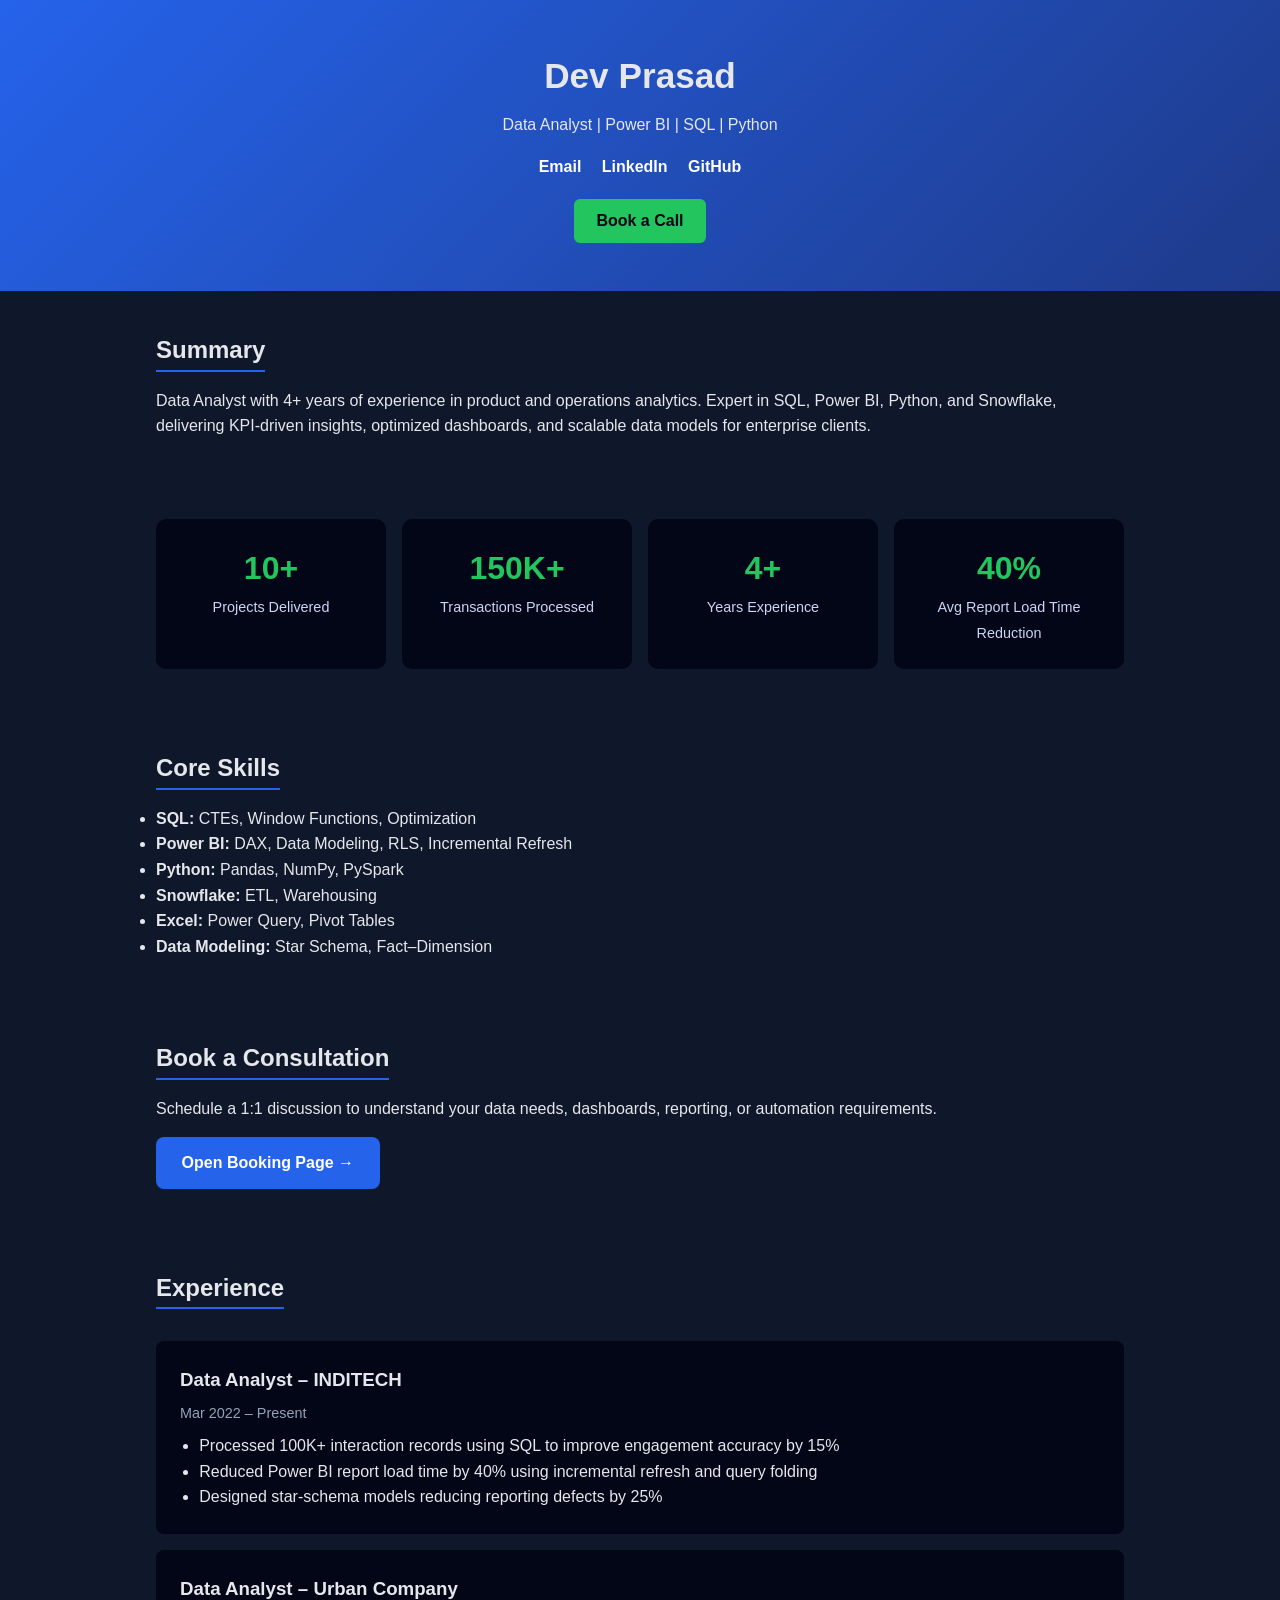
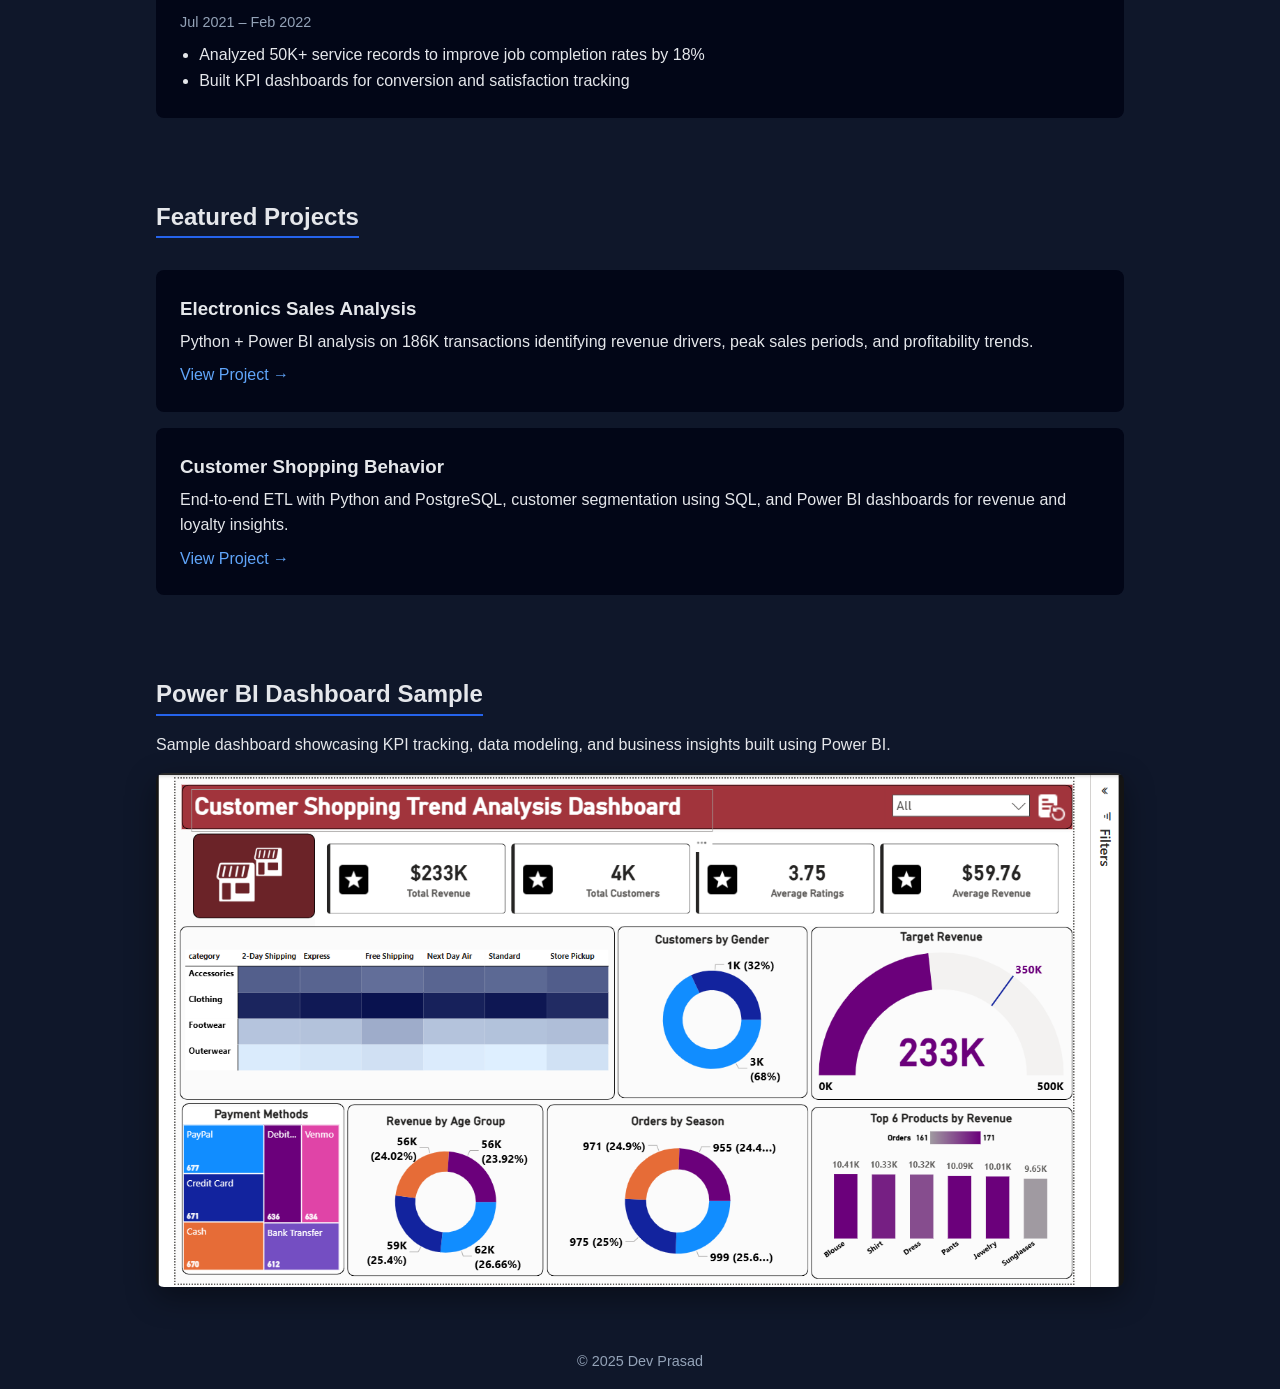
<file: index.html>
<!DOCTYPE html>
<html lang="en">
<head>
  <meta charset="UTF-8" />
  <meta name="viewport" content="width=device-width, initial-scale=1.0" />
  <title>Dev Prasad | Data Analyst</title>
  <link rel="stylesheet" href="style.css" />
</head>
<body>

<header class="hero">
  <h1>Dev Prasad</h1>
  <p>Data Analyst | Power BI | SQL | Python</p>

  <div class="links">
    <a href="mailto:devprasadops@gmail.com">Email</a>
    <a href="https://www.linkedin.com/in/devvaraprasad/" target="_blank">LinkedIn</a>
    <a href="https://github.com/devprasad816" target="_blank">GitHub</a>
  </div>

  <!-- DIRECT BOOKING CTA -->
  <a
    class="cta"
    href="https://devprasad.dayschedule.com"
    target="_blank"
    rel="noopener noreferrer">
    Book a Call
  </a>
</header>

<section class="section">
  <h2>Summary</h2>
  <p>
    Data Analyst with 4+ years of experience in product and operations analytics.
    Expert in SQL, Power BI, Python, and Snowflake, delivering KPI-driven insights,
    optimized dashboards, and scalable data models for enterprise clients.
  </p>
</section>

  <section class="section kpi-section">
  <div class="kpi-grid">

    <div class="kpi-card">
      <span class="kpi-number">10+</span>
      <span class="kpi-label">Projects Delivered</span>
    </div>

    <div class="kpi-card">
      <span class="kpi-number">150K+</span>
      <span class="kpi-label">Transactions Processed</span>
    </div>

    <div class="kpi-card">
      <span class="kpi-number">4+</span>
      <span class="kpi-label">Years Experience</span>
    </div>

    <div class="kpi-card">
      <span class="kpi-number">40%</span>
      <span class="kpi-label">Avg Report Load Time Reduction</span>
    </div>

  </div>
</section>

<section class="section">
  <h2>Core Skills</h2>
  <div class="grid">
    <ul>
      <li><strong>SQL:</strong> CTEs, Window Functions, Optimization</li>
      <li><strong>Power BI:</strong> DAX, Data Modeling, RLS, Incremental Refresh</li>
      <li><strong>Python:</strong> Pandas, NumPy, PySpark</li>
      <li><strong>Snowflake:</strong> ETL, Warehousing</li>
      <li><strong>Excel:</strong> Power Query, Pivot Tables</li>
      <li><strong>Data Modeling:</strong> Star Schema, Fact–Dimension</li>
    </ul>
  </div>
</section>

<section class="section">
  <h2>Book a Consultation</h2>
  <p>
    Schedule a 1:1 discussion to understand your data needs,
    dashboards, reporting, or automation requirements.
  </p>

  <a
    class="booking-link"
    href="https://devprasad.dayschedule.com"
    target="_blank"
    rel="noopener noreferrer">
    Open Booking Page →
  </a>
</section>

<section class="section">
  <h2>Experience</h2>

  <div class="card">
    <h3>Data Analyst – INDITECH</h3>
    <span>Mar 2022 – Present</span>
    <ul>
      <li>Processed 100K+ interaction records using SQL to improve engagement accuracy by 15%</li>
      <li>Reduced Power BI report load time by 40% using incremental refresh and query folding</li>
      <li>Designed star-schema models reducing reporting defects by 25%</li>
    </ul>
  </div>

  <div class="card">
    <h3>Data Analyst – Urban Company</h3>
    <span>Jul 2021 – Feb 2022</span>
    <ul>
      <li>Analyzed 50K+ service records to improve job completion rates by 18%</li>
      <li>Built KPI dashboards for conversion and satisfaction tracking</li>
    </ul>
  </div>
</section>

<section class="section">
  <h2>Featured Projects</h2>

  <div class="card">
    <h3>Electronics Sales Analysis</h3>
    <p>
      Python + Power BI analysis on 186K transactions identifying revenue drivers,
      peak sales periods, and profitability trends.
    </p>
    <a
      href="https://github.com/devprasad816/projects-portfolio/tree/main/Electronics_Sales_Analysis"
      target="_blank">
      View Project →
    </a>
  </div>

  <div class="card">
    <h3>Customer Shopping Behavior</h3>
    <p>
      End-to-end ETL with Python and PostgreSQL, customer segmentation using SQL,
      and Power BI dashboards for revenue and loyalty insights.
    </p>
    <a
      href="https://github.com/devprasad816/projects-portfolio/tree/main/Customer_Trends"
      target="_blank">
      View Project →
    </a>
  </div>
</section>

<section class="section">
  <h2>Power BI Dashboard Sample</h2>
  <p>
    Sample dashboard showcasing KPI tracking, data modeling,
    and business insights built using Power BI.
  </p>

  <div class="powerbi-image">
    <img
      src="assets/powerbi-dashboard.png"
      alt="Power BI Dashboard Sample">
  </div>
</section>


<footer>
  <p>© 2025 Dev Prasad</p>
</footer>

</body>
</html>
</file>
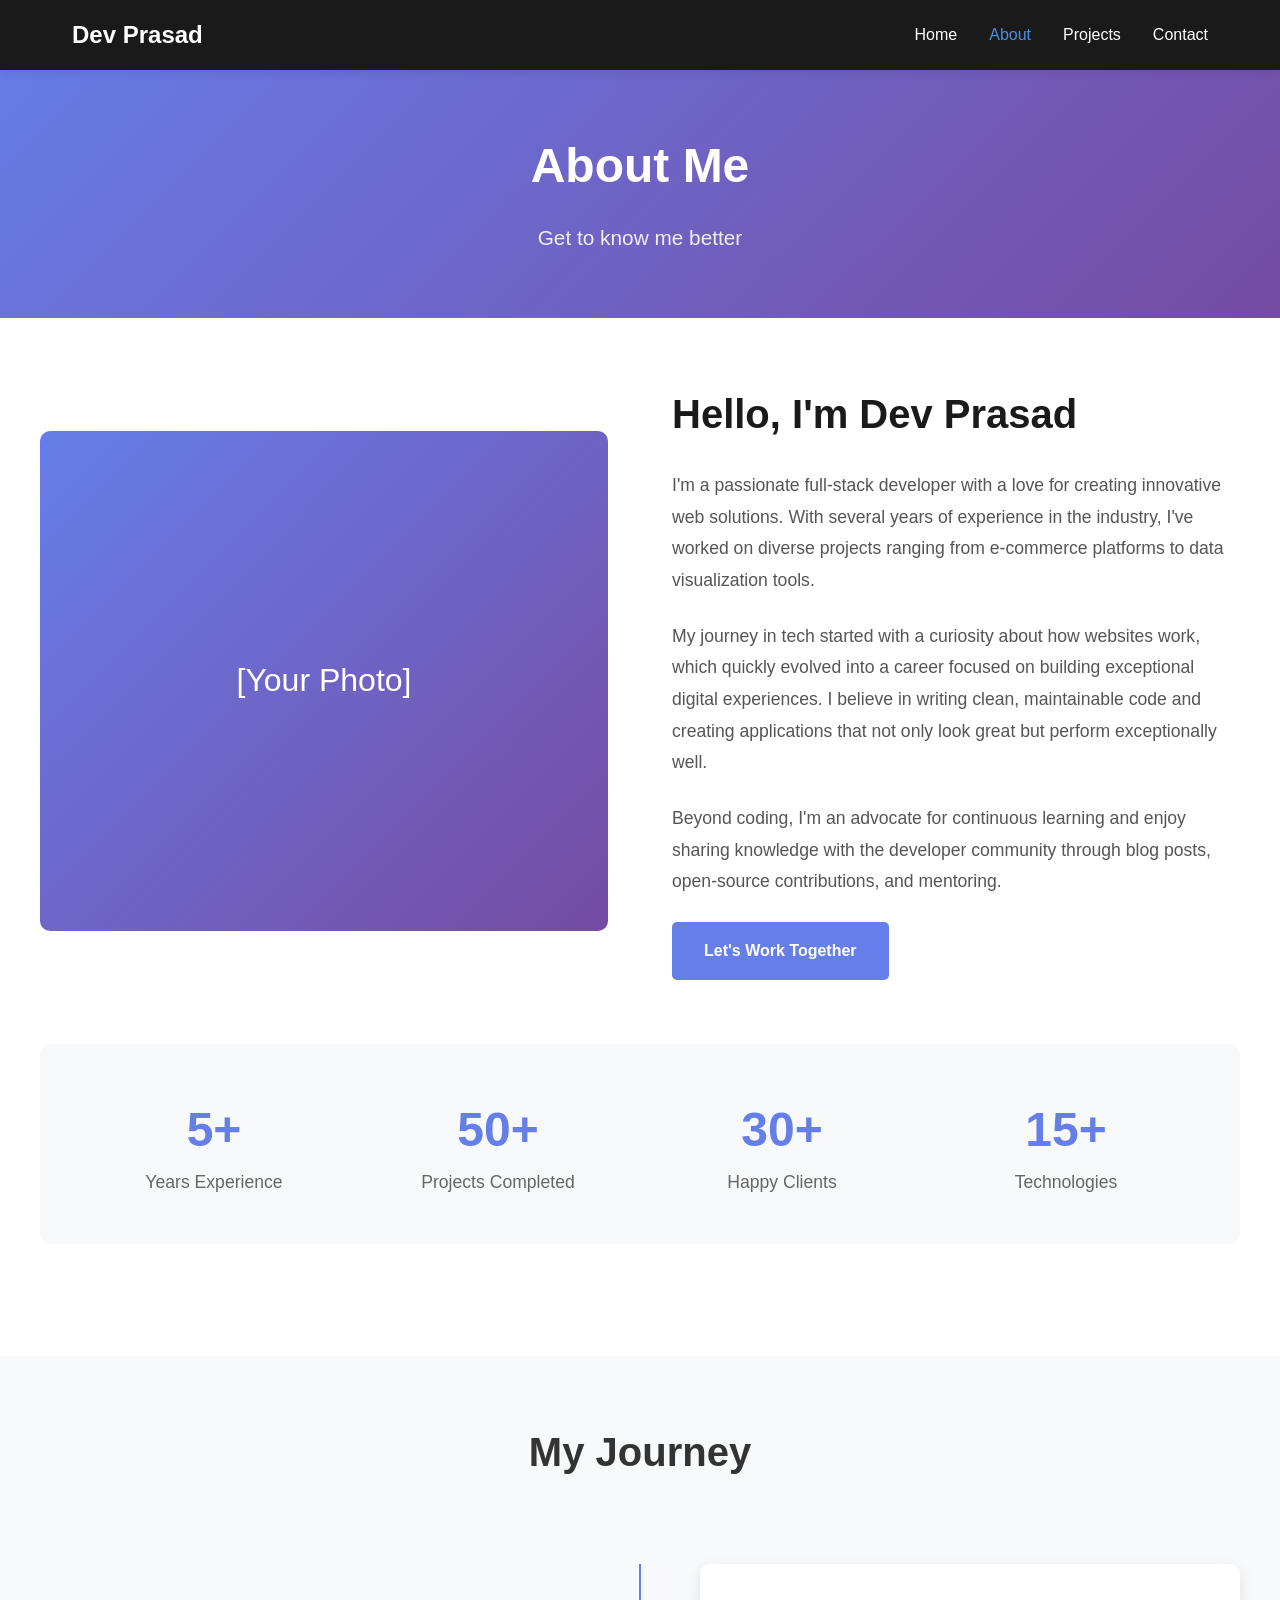
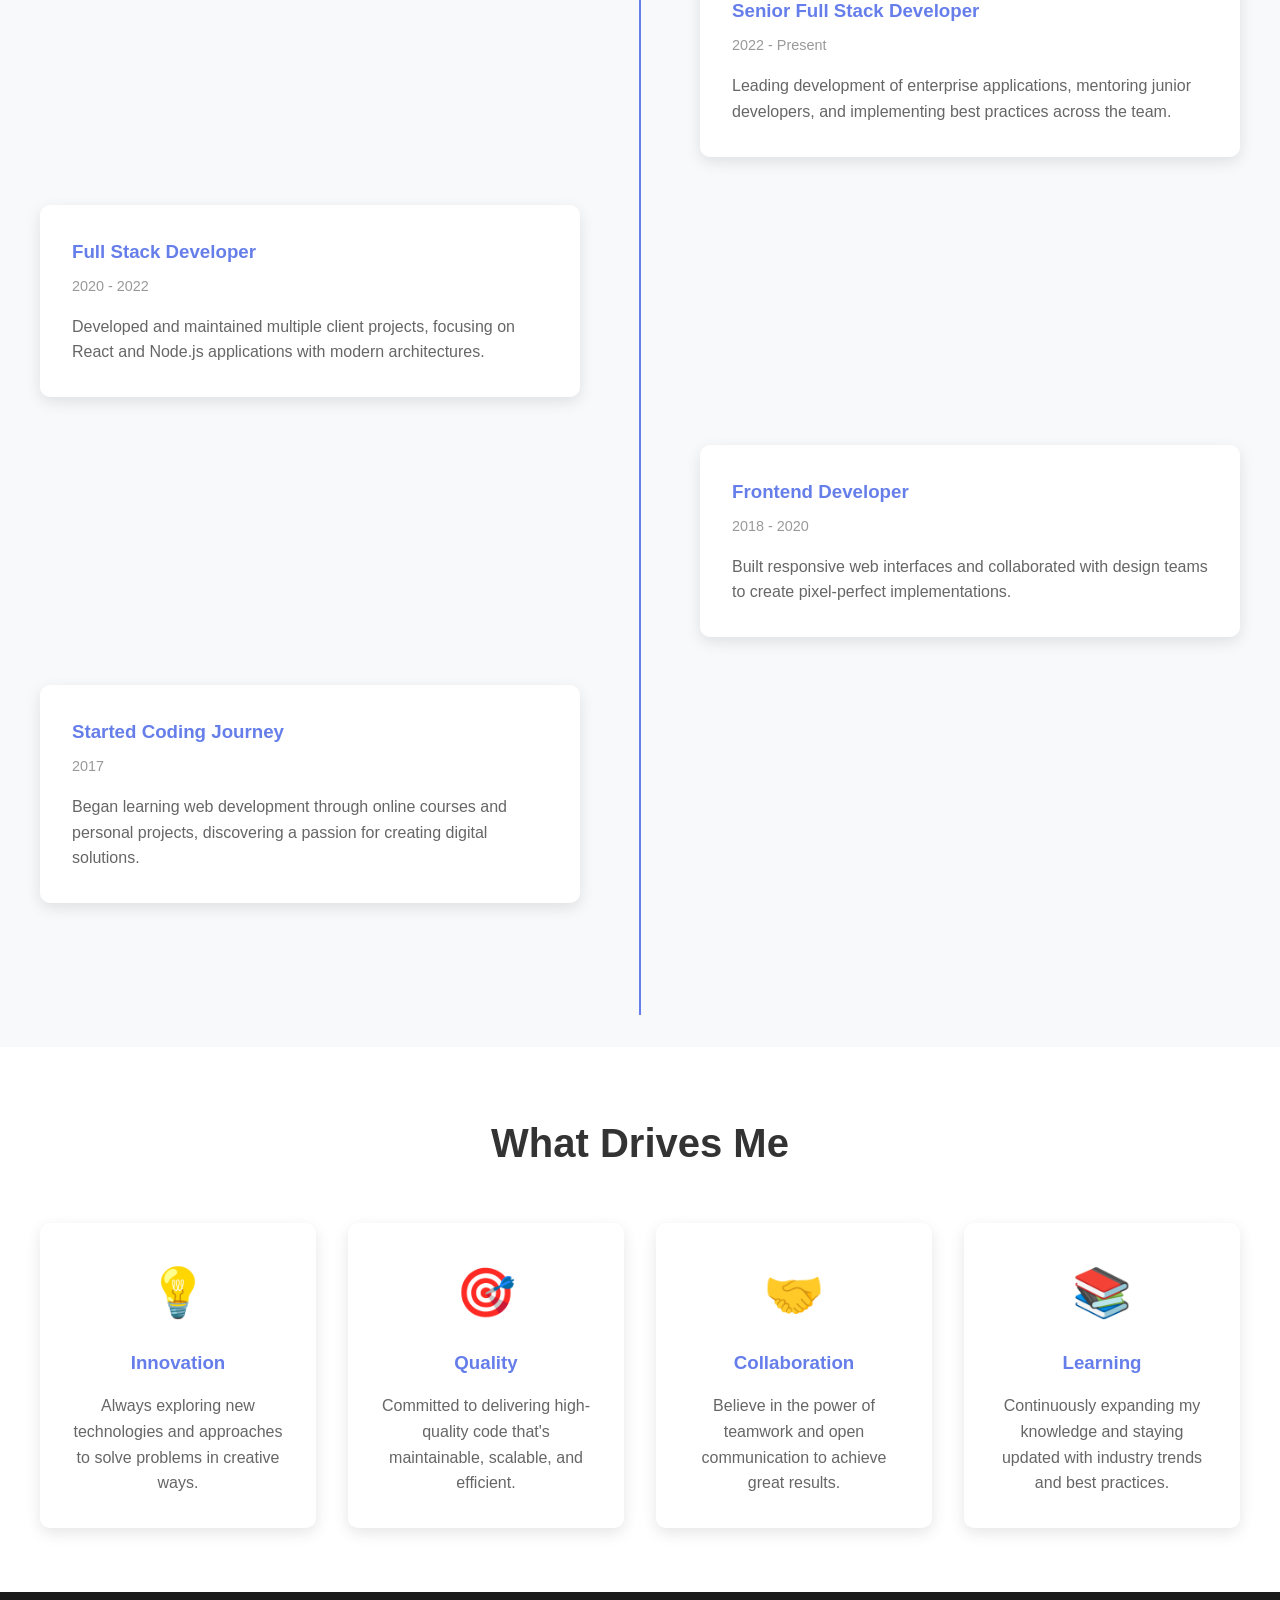
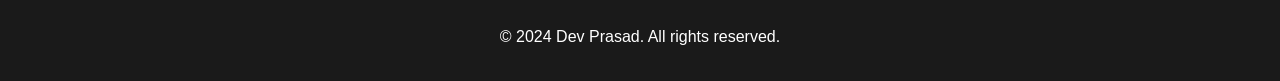
<file: about.html>
<!DOCTYPE html>
<html lang="en">
<head>
    <meta charset="UTF-8">
    <meta name="viewport" content="width=device-width, initial-scale=1.0">
    <title>About - Dev Prasad</title>
    <style>
        * {
            margin: 0;
            padding: 0;
            box-sizing: border-box;
        }

        body {
            font-family: -apple-system, BlinkMacSystemFont, 'Segoe UI', Roboto, Oxygen, Ubuntu, Cantarell, sans-serif;
            line-height: 1.6;
            color: #333;
            background: #fff;
        }

        nav {
            background: #1a1a1a;
            padding: 1rem 0;
            position: fixed;
            width: 100%;
            top: 0;
            z-index: 1000;
            box-shadow: 0 2px 10px rgba(0,0,0,0.1);
        }

        nav .container {
            max-width: 1200px;
            margin: 0 auto;
            padding: 0 2rem;
            display: flex;
            justify-content: space-between;
            align-items: center;
        }

        .logo {
            color: #fff;
            font-size: 1.5rem;
            font-weight: bold;
            text-decoration: none;
        }

        nav ul {
            list-style: none;
            display: flex;
            gap: 2rem;
        }

        nav a {
            color: #fff;
            text-decoration: none;
            transition: color 0.3s;
            font-weight: 500;
        }

        nav a:hover, nav a.active {
            color: #4a90e2;
        }

        .page-header {
            background: linear-gradient(135deg, #667eea 0%, #764ba2 100%);
            color: white;
            padding: 8rem 2rem 4rem;
            text-align: center;
        }

        .page-header h1 {
            font-size: 3rem;
            margin-bottom: 1rem;
        }

        .page-header p {
            font-size: 1.3rem;
            opacity: 0.9;
        }

        section {
            padding: 4rem 2rem;
        }

        .container {
            max-width: 1200px;
            margin: 0 auto;
        }

        .about-section {
            display: grid;
            grid-template-columns: 1fr 1fr;
            gap: 4rem;
            align-items: center;
            margin-bottom: 4rem;
        }

        .about-image {
            background: linear-gradient(135deg, #667eea 0%, #764ba2 100%);
            height: 500px;
            border-radius: 10px;
            display: flex;
            align-items: center;
            justify-content: center;
            color: white;
            font-size: 2rem;
        }

        .about-text h2 {
            font-size: 2.5rem;
            margin-bottom: 1.5rem;
            color: #1a1a1a;
        }

        .about-text p {
            font-size: 1.1rem;
            margin-bottom: 1.5rem;
            color: #555;
            line-height: 1.8;
        }

        .stats {
            display: grid;
            grid-template-columns: repeat(auto-fit, minmax(200px, 1fr));
            gap: 2rem;
            background: #f8f9fa;
            padding: 3rem;
            border-radius: 10px;
            margin: 3rem 0;
        }

        .stat-item {
            text-align: center;
        }

        .stat-number {
            font-size: 3rem;
            font-weight: bold;
            color: #667eea;
            display: block;
        }

        .stat-label {
            font-size: 1.1rem;
            color: #666;
        }

        .timeline {
            position: relative;
            padding: 2rem 0;
        }

        .timeline::before {
            content: '';
            position: absolute;
            left: 50%;
            transform: translateX(-50%);
            width: 2px;
            height: 100%;
            background: #667eea;
        }

        .timeline-item {
            margin-bottom: 3rem;
            position: relative;
        }

        .timeline-content {
            background: white;
            padding: 2rem;
            border-radius: 10px;
            box-shadow: 0 5px 15px rgba(0,0,0,0.1);
            width: 45%;
            position: relative;
        }

        .timeline-item:nth-child(odd) .timeline-content {
            margin-left: auto;
        }

        .timeline-content h3 {
            color: #667eea;
            margin-bottom: 0.5rem;
        }

        .timeline-content .date {
            color: #999;
            font-size: 0.9rem;
            margin-bottom: 1rem;
        }

        .timeline-content p {
            color: #666;
        }

        .values-grid {
            display: grid;
            grid-template-columns: repeat(auto-fit, minmax(250px, 1fr));
            gap: 2rem;
            margin-top: 2rem;
        }

        .value-card {
            background: white;
            padding: 2rem;
            border-radius: 10px;
            box-shadow: 0 5px 15px rgba(0,0,0,0.1);
            text-align: center;
        }

        .value-icon {
            font-size: 3rem;
            margin-bottom: 1rem;
        }

        .value-card h3 {
            color: #667eea;
            margin-bottom: 1rem;
        }

        .value-card p {
            color: #666;
        }

        .btn {
            display: inline-block;
            padding: 1rem 2rem;
            background: #667eea;
            color: white;
            text-decoration: none;
            border-radius: 5px;
            transition: all 0.3s;
            font-weight: 600;
        }

        .btn:hover {
            background: #5568d3;
            transform: translateY(-3px);
        }

        footer {
            background: #1a1a1a;
            color: white;
            text-align: center;
            padding: 2rem;
        }

        @media (max-width: 768px) {
            .about-section {
                grid-template-columns: 1fr;
            }

            .timeline::before {
                left: 0;
            }

            .timeline-content {
                width: 100%;
                margin-left: 2rem !important;
            }

            nav ul {
                gap: 1rem;
            }

            .page-header h1 {
                font-size: 2rem;
            }
        }
    </style>
</head>
<body>
    <nav>
        <div class="container">
            <a href="index.html" class="logo">Dev Prasad</a>
            <ul>
                <li><a href="index.html">Home</a></li>
                <li><a href="about.html" class="active">About</a></li>
                <li><a href="projects.html">Projects</a></li>
                <li><a href="contact.html">Contact</a></li>
            </ul>
        </div>
    </nav>

    <div class="page-header">
        <h1>About Me</h1>
        <p>Get to know me better</p>
    </div>

    <section>
        <div class="container">
            <div class="about-section">
                <div class="about-image">
                    [Your Photo]
                </div>
                <div class="about-text">
                    <h2>Hello, I'm Dev Prasad</h2>
                    <p>I'm a passionate full-stack developer with a love for creating innovative web solutions. With several years of experience in the industry, I've worked on diverse projects ranging from e-commerce platforms to data visualization tools.</p>
                    <p>My journey in tech started with a curiosity about how websites work, which quickly evolved into a career focused on building exceptional digital experiences. I believe in writing clean, maintainable code and creating applications that not only look great but perform exceptionally well.</p>
                    <p>Beyond coding, I'm an advocate for continuous learning and enjoy sharing knowledge with the developer community through blog posts, open-source contributions, and mentoring.</p>
                    <a href="contact.html" class="btn">Let's Work Together</a>
                </div>
            </div>

            <div class="stats">
                <div class="stat-item">
                    <span class="stat-number">5+</span>
                    <span class="stat-label">Years Experience</span>
                </div>
                <div class="stat-item">
                    <span class="stat-number">50+</span>
                    <span class="stat-label">Projects Completed</span>
                </div>
                <div class="stat-item">
                    <span class="stat-number">30+</span>
                    <span class="stat-label">Happy Clients</span>
                </div>
                <div class="stat-item">
                    <span class="stat-number">15+</span>
                    <span class="stat-label">Technologies</span>
                </div>
            </div>
        </div>
    </section>

    <section style="background: #f8f9fa;">
        <div class="container">
            <h2 style="text-align: center; font-size: 2.5rem; margin-bottom: 3rem;">My Journey</h2>
            <div class="timeline">
                <div class="timeline-item">
                    <div class="timeline-content">
                        <h3>Senior Full Stack Developer</h3>
                        <div class="date">2022 - Present</div>
                        <p>Leading development of enterprise applications, mentoring junior developers, and implementing best practices across the team.</p>
                    </div>
                </div>
                <div class="timeline-item">
                    <div class="timeline-content">
                        <h3>Full Stack Developer</h3>
                        <div class="date">2020 - 2022</div>
                        <p>Developed and maintained multiple client projects, focusing on React and Node.js applications with modern architectures.</p>
                    </div>
                </div>
                <div class="timeline-item">
                    <div class="timeline-content">
                        <h3>Frontend Developer</h3>
                        <div class="date">2018 - 2020</div>
                        <p>Built responsive web interfaces and collaborated with design teams to create pixel-perfect implementations.</p>
                    </div>
                </div>
                <div class="timeline-item">
                    <div class="timeline-content">
                        <h3>Started Coding Journey</h3>
                        <div class="date">2017</div>
                        <p>Began learning web development through online courses and personal projects, discovering a passion for creating digital solutions.</p>
                    </div>
                </div>
            </div>
        </div>
    </section>

    <section>
        <div class="container">
            <h2 style="text-align: center; font-size: 2.5rem; margin-bottom: 3rem;">What Drives Me</h2>
            <div class="values-grid">
                <div class="value-card">
                    <div class="value-icon">💡</div>
                    <h3>Innovation</h3>
                    <p>Always exploring new technologies and approaches to solve problems in creative ways.</p>
                </div>
                <div class="value-card">
                    <div class="value-icon">🎯</div>
                    <h3>Quality</h3>
                    <p>Committed to delivering high-quality code that's maintainable, scalable, and efficient.</p>
                </div>
                <div class="value-card">
                    <div class="value-icon">🤝</div>
                    <h3>Collaboration</h3>
                    <p>Believe in the power of teamwork and open communication to achieve great results.</p>
                </div>
                <div class="value-card">
                    <div class="value-icon">📚</div>
                    <h3>Learning</h3>
                    <p>Continuously expanding my knowledge and staying updated with industry trends and best practices.</p>
                </div>
            </div>
        </div>
    </section>

    <footer>
        <p>&copy; 2024 Dev Prasad. All rights reserved.</p>
    </footer>
</body>
</html>
</file>
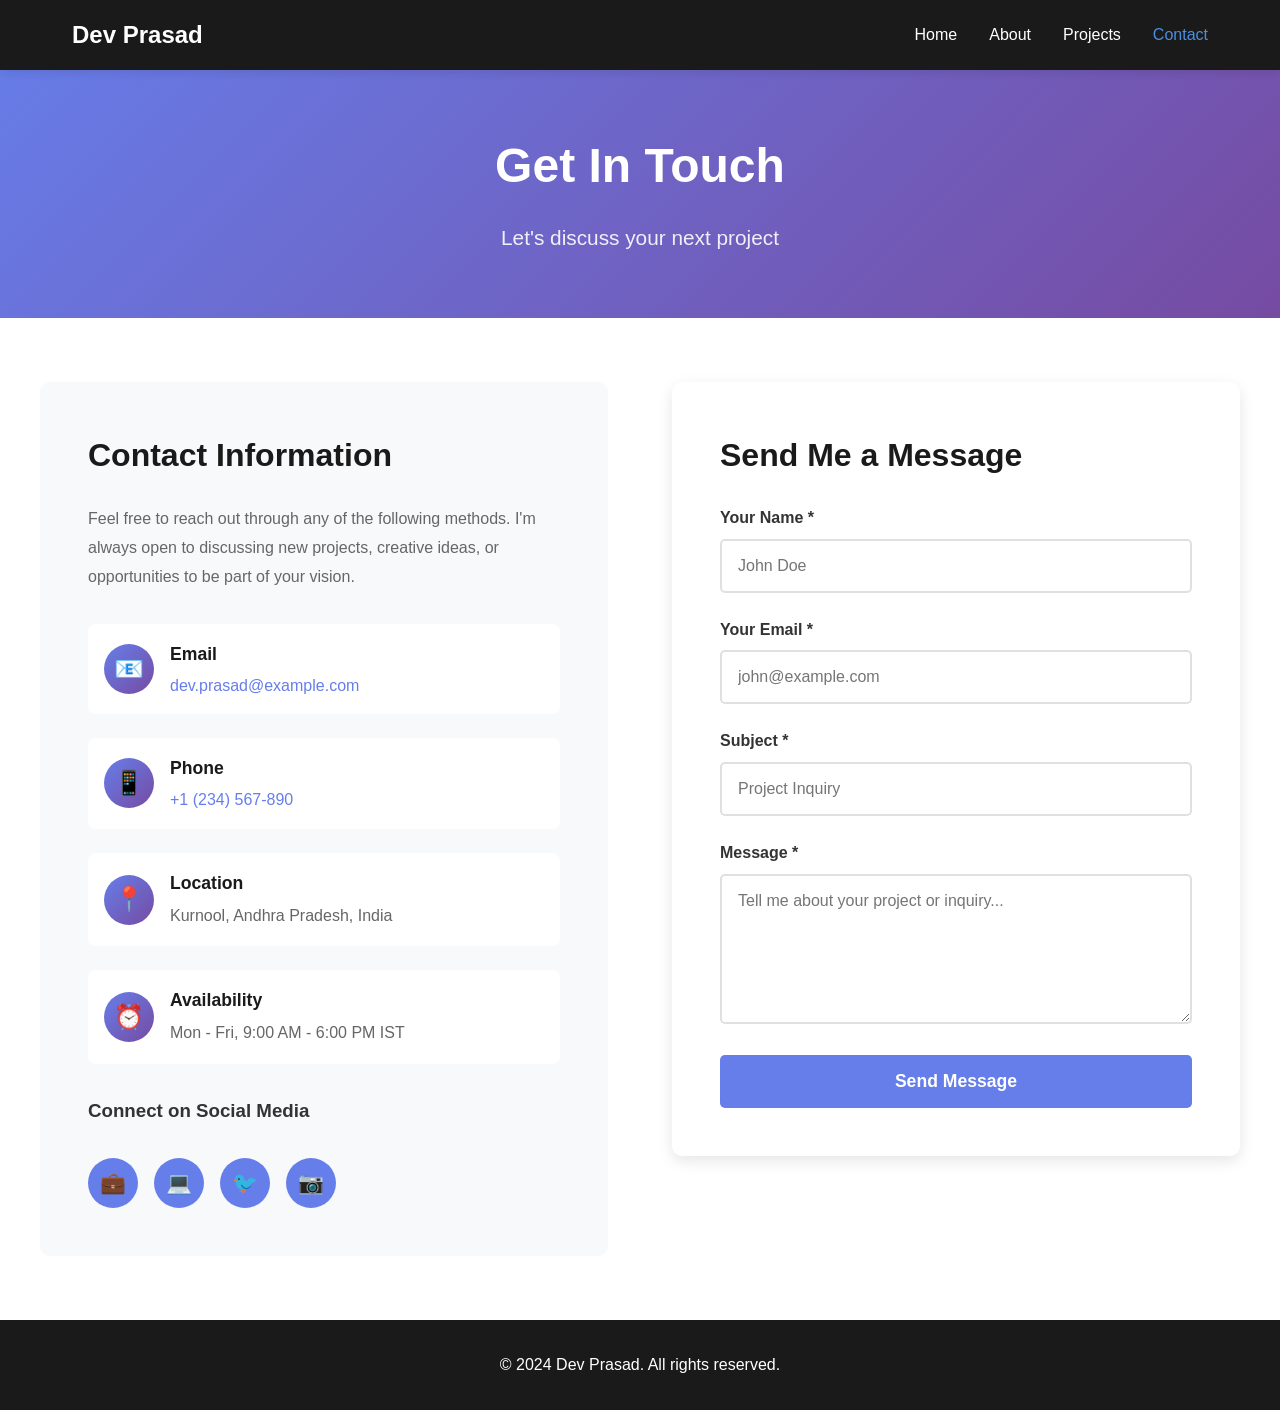
<file: contact.html>
<!DOCTYPE html>
<html lang="en">
<head>
    <meta charset="UTF-8">
    <meta name="viewport" content="width=device-width, initial-scale=1.0">
    <title>Contact - Dev Prasad</title>
    <style>
        * {
            margin: 0;
            padding: 0;
            box-sizing: border-box;
        }

        body {
            font-family: -apple-system, BlinkMacSystemFont, 'Segoe UI', Roboto, Oxygen, Ubuntu, Cantarell, sans-serif;
            line-height: 1.6;
            color: #333;
            background: #fff;
        }

        nav {
            background: #1a1a1a;
            padding: 1rem 0;
            position: fixed;
            width: 100%;
            top: 0;
            z-index: 1000;
            box-shadow: 0 2px 10px rgba(0,0,0,0.1);
        }

        nav .container {
            max-width: 1200px;
            margin: 0 auto;
            padding: 0 2rem;
            display: flex;
            justify-content: space-between;
            align-items: center;
        }

        .logo {
            color: #fff;
            font-size: 1.5rem;
            font-weight: bold;
            text-decoration: none;
        }

        nav ul {
            list-style: none;
            display: flex;
            gap: 2rem;
        }

        nav a {
            color: #fff;
            text-decoration: none;
            transition: color 0.3s;
            font-weight: 500;
        }

        nav a:hover, nav a.active {
            color: #4a90e2;
        }

        .page-header {
            background: linear-gradient(135deg, #667eea 0%, #764ba2 100%);
            color: white;
            padding: 8rem 2rem 4rem;
            text-align: center;
        }

        .page-header h1 {
            font-size: 3rem;
            margin-bottom: 1rem;
        }

        .page-header p {
            font-size: 1.3rem;
            opacity: 0.9;
        }

        section {
            padding: 4rem 2rem;
        }

        .container {
            max-width: 1200px;
            margin: 0 auto;
        }

        .contact-wrapper {
            display: grid;
            grid-template-columns: 1fr 1fr;
            gap: 4rem;
            align-items: start;
        }

        .contact-info {
            background: #f8f9fa;
            padding: 3rem;
            border-radius: 10px;
        }

        .contact-info h2 {
            font-size: 2rem;
            margin-bottom: 1.5rem;
            color: #1a1a1a;
        }

        .contact-info p {
            color: #666;
            margin-bottom: 2rem;
            line-height: 1.8;
        }

        .contact-method {
            display: flex;
            align-items: center;
            gap: 1rem;
            margin-bottom: 1.5rem;
            padding: 1rem;
            background: white;
            border-radius: 8px;
            transition: transform 0.3s;
        }

        .contact-method:hover {
            transform: translateX(10px);
        }

        .contact-icon {
            width: 50px;
            height: 50px;
            background: linear-gradient(135deg, #667eea 0%, #764ba2 100%);
            border-radius: 50%;
            display: flex;
            align-items: center;
            justify-content: center;
            color: white;
            font-size: 1.5rem;
            flex-shrink: 0;
        }

        .contact-method-info h3 {
            font-size: 1.1rem;
            color: #1a1a1a;
            margin-bottom: 0.3rem;
        }

        .contact-method-info a {
            color: #667eea;
            text-decoration: none;
        }

        .contact-method-info a:hover {
            text-decoration: underline;
        }

        .social-links {
            display: flex;
            gap: 1rem;
            margin-top: 2rem;
        }

        .social-link {
            width: 50px;
            height: 50px;
            background: #667eea;
            color: white;
            border-radius: 50%;
            display: flex;
            align-items: center;
            justify-content: center;
            text-decoration: none;
            font-size: 1.3rem;
            transition: all 0.3s;
        }

        .social-link:hover {
            background: #5568d3;
            transform: translateY(-5px);
        }

        .contact-form {
            background: white;
            padding: 3rem;
            border-radius: 10px;
            box-shadow: 0 5px 15px rgba(0,0,0,0.1);
        }

        .contact-form h2 {
            font-size: 2rem;
            margin-bottom: 1.5rem;
            color: #1a1a1a;
        }

        .form-group {
            margin-bottom: 1.5rem;
        }

        .form-group label {
            display: block;
            margin-bottom: 0.5rem;
            font-weight: 600;
            color: #333;
        }

        .form-group input,
        .form-group textarea {
            width: 100%;
            padding: 1rem;
            border: 2px solid #e0e0e0;
            border-radius: 5px;
            font-size: 1rem;
            transition: border-color 0.3s;
            font-family: inherit;
        }

        .form-group input:focus,
        .form-group textarea:focus {
            outline: none;
            border-color: #667eea;
        }

        .form-group textarea {
            resize: vertical;
            min-height: 150px;
        }

        .submit-btn {
            background: #667eea;
            color: white;
            padding: 1rem 3rem;
            border: none;
            border-radius: 5px;
            font-size: 1.1rem;
            font-weight: 600;
            cursor: pointer;
            transition: all 0.3s;
            width: 100%;
        }

        .submit-btn:hover {
            background: #5568d3;
            transform: translateY(-2px);
        }

        .success-message {
            display: none;
            background: #4caf50;
            color: white;
            padding: 1rem;
            border-radius: 5px;
            margin-top: 1rem;
            text-align: center;
        }

        footer {
            background: #1a1a1a;
            color: white;
            text-align: center;
            padding: 2rem;
        }

        @media (max-width: 768px) {
            .contact-wrapper {
                grid-template-columns: 1fr;
            }

            nav ul {
                gap: 1rem;
            }

            .page-header h1 {
                font-size: 2rem;
            }

            .contact-info,
            .contact-form {
                padding: 2rem;
            }
        }
    </style>
</head>
<body>
    <nav>
        <div class="container">
            <a href="index.html" class="logo">Dev Prasad</a>
            <ul>
                <li><a href="index.html">Home</a></li>
                <li><a href="about.html">About</a></li>
                <li><a href="projects.html">Projects</a></li>
                <li><a href="contact.html" class="active">Contact</a></li>
            </ul>
        </div>
    </nav>

    <div class="page-header">
        <h1>Get In Touch</h1>
        <p>Let's discuss your next project</p>
    </div>

    <section>
        <div class="container">
            <div class="contact-wrapper">
                <div class="contact-info">
                    <h2>Contact Information</h2>
                    <p>Feel free to reach out through any of the following methods. I'm always open to discussing new projects, creative ideas, or opportunities to be part of your vision.</p>

                    <div class="contact-method">
                        <div class="contact-icon">📧</div>
                        <div class="contact-method-info">
                            <h3>Email</h3>
                            <a href="mailto:dev.prasad@example.com">dev.prasad@example.com</a>
                        </div>
                    </div>

                    <div class="contact-method">
                        <div class="contact-icon">📱</div>
                        <div class="contact-method-info">
                            <h3>Phone</h3>
                            <a href="tel:+1234567890">+1 (234) 567-890</a>
                        </div>
                    </div>

                    <div class="contact-method">
                        <div class="contact-icon">📍</div>
                        <div class="contact-method-info">
                            <h3>Location</h3>
                            <p style="margin: 0; color: #666;">Kurnool, Andhra Pradesh, India</p>
                        </div>
                    </div>

                    <div class="contact-method">
                        <div class="contact-icon">⏰</div>
                        <div class="contact-method-info">
                            <h3>Availability</h3>
                            <p style="margin: 0; color: #666;">Mon - Fri, 9:00 AM - 6:00 PM IST</p>
                        </div>
                    </div>

                    <h3 style="margin-top: 2rem; margin-bottom: 1rem;">Connect on Social Media</h3>
                    <div class="social-links">
                        <a href="#" class="social-link" title="LinkedIn">💼</a>
                        <a href="#" class="social-link" title="GitHub">💻</a>
                        <a href="#" class="social-link" title="Twitter">🐦</a>
                        <a href="#" class="social-link" title="Instagram">📷</a>
                    </div>
                </div>

                <div class="contact-form">
                    <h2>Send Me a Message</h2>
                    <div id="contactForm">
                        <div class="form-group">
                            <label for="name">Your Name *</label>
                            <input type="text" id="name" name="name" required placeholder="John Doe">
                        </div>

                        <div class="form-group">
                            <label for="email">Your Email *</label>
                            <input type="email" id="email" name="email" required placeholder="john@example.com">
                        </div>

                        <div class="form-group">
                            <label for="subject">Subject *</label>
                            <input type="text" id="subject" name="subject" required placeholder="Project Inquiry">
                        </div>

                        <div class="form-group">
                            <label for="message">Message *</label>
                            <textarea id="message" name="message" required placeholder="Tell me about your project or inquiry..."></textarea>
                        </div>

                        <button type="submit" class="submit-btn" onclick="handleSubmit(event)">Send Message</button>
                        <div class="success-message" id="successMessage">
                            Thank you for your message! I'll get back to you soon.
                        </div>
                    </div>
                </div>
            </div>
        </div>
    </section>

    <footer>
        <p>&copy; 2024 Dev Prasad. All rights reserved.</p>
    </footer>

    <script>
        function handleSubmit(event) {
            event.preventDefault();
            
            const name = document.getElementById('name').value;
            const email = document.getElementById('email').value;
            const subject = document.getElementById('subject').value;
            const message = document.getElementById('message').value;

            if (name && email && subject && message) {
                // Display success message
                document.getElementById('successMessage').style.display = 'block';
                
                // Clear form
                document.getElementById('name').value = '';
                document.getElementById('email').value = '';
                document.getElementById('subject').value = '';
                document.getElementById('message').value = '';

                // Hide success message after 5 seconds
                setTimeout(() => {
                    document.getElementById('successMessage').style.display = 'none';
                }, 5000);

                // Note: To actually send emails, you'll need a backend service or
                // use services like Formspree, EmailJS, or Netlify Forms
                console.log('Form submitted:', { name, email, subject, message });
            }
        }
    </script>
</body>
</html>
</file>
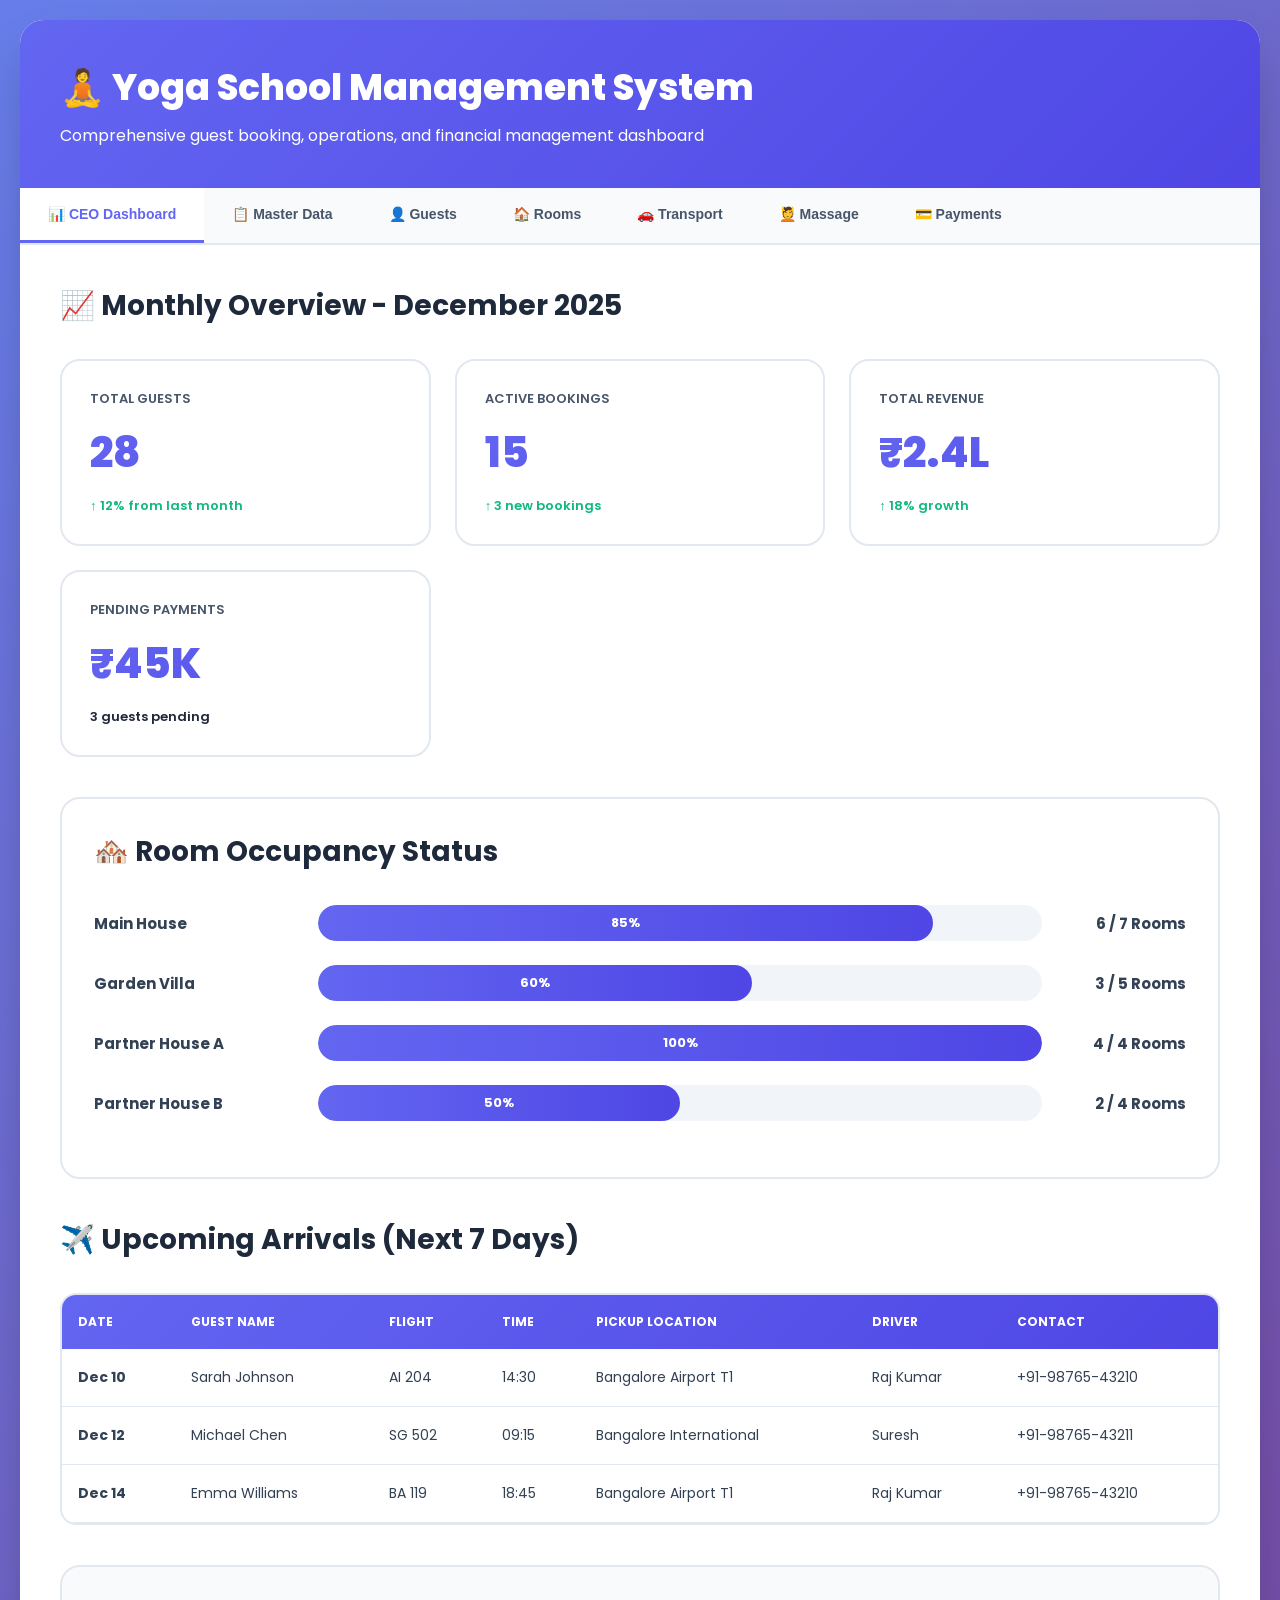
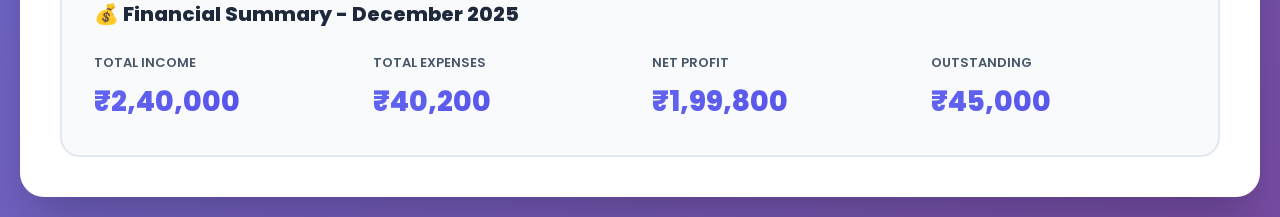
<file: index (1).html>
<!DOCTYPE html>
<html lang="en">
  <script>
    function switchTab(tabId) {
        // Hide all tab contents
        document.querySelectorAll('.tab-content').forEach(content => {
            content.classList.remove('active');
        });
        
        // Remove active class from all nav tabs
        document.querySelectorAll('.nav-tab').forEach(tab => {
            tab.classList.remove('active');
        });
        
        // Show selected tab content
        document.getElementById(tabId).classList.add('active');
        
        // Add active class to clicked nav tab
        event.target.classList.add('active');
    }
</script>
<head>
    <meta charset="UTF-8">
    <meta name="viewport" content="width=device-width, initial-scale=1.0">
    <title>Yoga School Management System</title>
    <link href="https://fonts.googleapis.com/css2?family=Poppins:wght@300;400;500;600;700;800&display=swap" rel="stylesheet">
    <style>
        * { margin: 0; padding: 0; box-sizing: border-box; }
        
        :root {
            --primary: #6366f1; --primary-dark: #4f46e5; --success: #10b981;
            --warning: #f59e0b; --danger: #ef4444; --info: #3b82f6;
            --gray-50: #f8fafc; --gray-100: #f1f5f9; --gray-200: #e2e8f0;
            --gray-600: #475569; --gray-700: #334155; --gray-800: #1e293b; --white: #ffffff;
        }
        
        body {
            font-family: 'Poppins', sans-serif;
            background: linear-gradient(135deg, #667eea 0%, #764ba2 100%);
            min-height: 100vh; padding: 20px; color: var(--gray-800);
        }
        
        .app-container {
            max-width: 1600px; margin: 0 auto; background: var(--white);
            border-radius: 24px; box-shadow: 0 25px 50px -12px rgba(0,0,0,0.25); overflow: hidden;
        }
        
        .app-header {
            background: linear-gradient(135deg, var(--primary) 0%, var(--primary-dark) 100%);
            padding: 40px; color: var(--white);
        }
        
        .app-header h1 { font-size: 36px; font-weight: 800; margin-bottom: 8px; }
        
        .nav-tabs {
            display: flex; background: var(--gray-50); border-bottom: 2px solid var(--gray-200);
            overflow-x: auto; position: sticky; top: 0; z-index: 100;
        }
        
        .nav-tab {
            padding: 18px 28px; cursor: pointer; border: none; background: transparent;
            font-size: 14px; font-weight: 600; color: var(--gray-600); white-space: nowrap;
            border-bottom: 3px solid transparent; transition: all 0.3s;
        }
        
        .nav-tab:hover, .nav-tab.active {
            background: var(--white); color: var(--primary); border-bottom-color: var(--primary);
        }
        
        .content-area { padding: 40px; min-height: 600px; }
        .tab-content { display: none; }
        .tab-content.active { display: block; }
        
        .section-title {
            font-size: 28px; font-weight: 700; color: var(--gray-800);
            margin-bottom: 32px; display: flex; align-items: center; gap: 12px;
        }
        
        .auto-badge {
            background: linear-gradient(135deg, var(--success) 0%, #059669 100%);
            color: var(--white); padding: 8px 16px; border-radius: 24px;
            font-size: 11px; font-weight: 700; text-transform: uppercase;
        }
        
        .metrics-grid {
            display: grid; grid-template-columns: repeat(auto-fit, minmax(280px, 1fr));
            gap: 24px; margin-bottom: 40px;
        }
        
        .metric-card {
            background: var(--white); border: 2px solid var(--gray-200);
            border-radius: 20px; padding: 28px; transition: all 0.3s;
        }
        
        .metric-card:hover { box-shadow: 0 20px 40px rgba(0,0,0,0.12); transform: translateY(-8px); }
        
        .metric-label {
            font-size: 13px; font-weight: 600; color: var(--gray-600);
            margin-bottom: 12px; text-transform: uppercase;
        }
        
        .metric-value {
            font-size: 42px; font-weight: 800;
            background: linear-gradient(135deg, var(--primary) 0%, var(--primary-dark) 100%);
            -webkit-background-clip: text; -webkit-text-fill-color: transparent;
        }
        
        .metric-change {
            font-size: 13px; margin-top: 12px; font-weight: 600;
        }
        .metric-change.positive { color: var(--success); }
        
        .occupancy-container {
            background: var(--white); border: 2px solid var(--gray-200);
            border-radius: 20px; padding: 32px; margin-bottom: 40px;
        }
        
        .occupancy-item {
            display: grid; grid-template-columns: 200px 1fr 120px;
            align-items: center; gap: 24px; margin-bottom: 24px;
        }
        
        .occupancy-label { font-size: 15px; font-weight: 700; color: var(--gray-700); }
        
        .occupancy-bar {
            height: 36px; background: var(--gray-100); border-radius: 20px; overflow: hidden;
        }
        
        .occupancy-fill {
            height: 100%; background: linear-gradient(90deg, var(--primary) 0%, var(--primary-dark) 100%);
            display: flex; align-items: center; justify-content: center;
            color: var(--white); font-size: 13px; font-weight: 700;
            transition: width 1.2s ease; border-radius: 20px;
        }
        
        .occupancy-count { font-size: 15px; font-weight: 700; color: var(--gray-700); text-align: right; }
        
        .data-table-container {
            background: var(--white); border: 2px solid var(--gray-200);
            border-radius: 16px; overflow-x: auto; margin-bottom: 32px;
        }
        
        .data-table {
            width: 100%; border-collapse: collapse; font-size: 14px; min-width: 800px;
        }
        
        .data-table thead { background: linear-gradient(135deg, var(--primary) 0%, var(--primary-dark) 100%); }
        
        .data-table th {
            padding: 18px 16px; text-align: left; font-weight: 700;
            color: var(--white); text-transform: uppercase; font-size: 12px;
        }
        
        .data-table td {
            padding: 18px 16px; border-bottom: 1px solid var(--gray-200); color: var(--gray-700);
        }
        
        .data-table tbody tr:hover { background: var(--gray-50); }
        
        .status-badge {
            display: inline-flex; padding: 6px 14px; border-radius: 24px;
            font-size: 11px; font-weight: 700; text-transform: uppercase;
        }
        
        .status-paid { background: #d1fae5; color: #065f46; }
        .status-pending { background: #fef3c7; color: #92400e; }
        .status-available { background: #dbeafe; color: #1e40af; }
        .status-occupied { background: #fce7f3; color: #9f1239; }
        .status-reserved { background: #e0e7ff; color: #3730a3; }
        
        .btn-primary {
            background: linear-gradient(135deg, var(--primary) 0%, var(--primary-dark) 100%);
            color: var(--white); padding: 14px 28px; border: none; border-radius: 12px;
            font-size: 14px; font-weight: 700; cursor: pointer;
        }
        
        .info-alert {
            background: #eff6ff; border-left: 5px solid var(--info);
            padding: 20px 24px; border-radius: 12px; margin-bottom: 28px; font-size: 14px;
        }
        
        .summary-box {
            background: var(--gray-50); border: 2px solid var(--gray-200);
            border-radius: 20px; padding: 32px; margin-top: 40px;
        }
        
        .summary-title { font-size: 20px; font-weight: 800; margin-bottom: 24px; }
        
        .summary-grid {
            display: grid; grid-template-columns: repeat(auto-fit, minmax(200px, 1fr)); gap: 24px;
        }
        
        .summary-label {
            font-size: 13px; font-weight: 600; color: var(--gray-600);
            text-transform: uppercase; margin-bottom: 8px;
        }
        
        .summary-value {
            font-size: 28px; font-weight: 800;
            background: linear-gradient(135deg, var(--primary) 0%, var(--primary-dark) 100%);
            -webkit-background-clip: text; -webkit-text-fill-color: transparent;
        }
        
        .section-subtitle {
            font-size: 18px; color: var(--primary); margin: 32px 0 20px 0; font-weight: 700;
        }
        
        @media (max-width: 768px) {
            body { padding: 0; }
            .app-container { border-radius: 0; }
            .content-area { padding: 24px; }
            .metrics-grid { grid-template-columns: 1fr; }
            .occupancy-item { grid-template-columns: 1fr; }
        }
    </style>
</head>
<body>
    <div class="app-container">
        <header class="app-header">
            <h1>🧘 Yoga School Management System</h1>
            <p>Comprehensive guest booking, operations, and financial management dashboard</p>
        </header>
        
        <nav class="nav-tabs">
            <button class="nav-tab active" onclick="switchTab('dashboard')">📊 CEO Dashboard</button>
            <button class="nav-tab" onclick="switchTab('master')">📋 Master Data</button>
            <button class="nav-tab" onclick="switchTab('guests')">👤 Guests</button>
            <button class="nav-tab" onclick="switchTab('rooms')">🏠 Rooms</button>
            <button class="nav-tab" onclick="switchTab('transport')">🚗 Transport</button>
            <button class="nav-tab" onclick="switchTab('massage')">💆 Massage</button>
            <button class="nav-tab" onclick="switchTab('payments')">💳 Payments</button>
        </nav>
        
        <main class="content-area">
            <!-- DASHBOARD -->
            <div id="dashboard" class="tab-content active">
                <h2 class="section-title">📈 Monthly Overview - December 2025</h2>
                
                <div class="metrics-grid">
                    <div class="metric-card">
                        <div class="metric-label">Total Guests</div>
                        <div class="metric-value">28</div>
                        <div class="metric-change positive">↑ 12% from last month</div>
                    </div>
                    <div class="metric-card">
                        <div class="metric-label">Active Bookings</div>
                        <div class="metric-value">15</div>
                        <div class="metric-change positive">↑ 3 new bookings</div>
                    </div>
                    <div class="metric-card">
                        <div class="metric-label">Total Revenue</div>
                        <div class="metric-value">₹2.4L</div>
                        <div class="metric-change positive">↑ 18% growth</div>
                    </div>
                    <div class="metric-card">
                        <div class="metric-label">Pending Payments</div>
                        <div class="metric-value">₹45K</div>
                        <div class="metric-change">3 guests pending</div>
                    </div>
                </div>
                
                <div class="occupancy-container">
                    <h3 class="section-title">🏘️ Room Occupancy Status</h3>
                    <div style="margin-top: 28px;">
                        <div class="occupancy-item">
                            <div class="occupancy-label">Main House</div>
                            <div class="occupancy-bar"><div class="occupancy-fill" style="width: 85%">85%</div></div>
                            <div class="occupancy-count">6 / 7 Rooms</div>
                        </div>
                        <div class="occupancy-item">
                            <div class="occupancy-label">Garden Villa</div>
                            <div class="occupancy-bar"><div class="occupancy-fill" style="width: 60%">60%</div></div>
                            <div class="occupancy-count">3 / 5 Rooms</div>
                        </div>
                        <div class="occupancy-item">
                            <div class="occupancy-label">Partner House A</div>
                            <div class="occupancy-bar"><div class="occupancy-fill" style="width: 100%">100%</div></div>
                            <div class="occupancy-count">4 / 4 Rooms</div>
                        </div>
                        <div class="occupancy-item">
                            <div class="occupancy-label">Partner House B</div>
                            <div class="occupancy-bar"><div class="occupancy-fill" style="width: 50%">50%</div></div>
                            <div class="occupancy-count">2 / 4 Rooms</div>
                        </div>
                    </div>
                </div>
                
                <h3 class="section-title">✈️ Upcoming Arrivals (Next 7 Days)</h3>
                <div class="data-table-container">
                    <table class="data-table">
                        <thead>
                            <tr>
                                <th>Date</th><th>Guest Name</th><th>Flight</th><th>Time</th>
                                <th>Pickup Location</th><th>Driver</th><th>Contact</th>
                            </tr>
                        </thead>
                        <tbody>
                            <tr>
                                <td><strong>Dec 10</strong></td><td>Sarah Johnson</td><td>AI 204</td><td>14:30</td>
                                <td>Bangalore Airport T1</td><td>Raj Kumar</td><td>+91-98765-43210</td>
                            </tr>
                            <tr>
                                <td><strong>Dec 12</strong></td><td>Michael Chen</td><td>SG 502</td><td>09:15</td>
                                <td>Bangalore International</td><td>Suresh</td><td>+91-98765-43211</td>
                            </tr>
                            <tr>
                                <td><strong>Dec 14</strong></td><td>Emma Williams</td><td>BA 119</td><td>18:45</td>
                                <td>Bangalore Airport T1</td><td>Raj Kumar</td><td>+91-98765-43210</td>
                            </tr>
                        </tbody>
                    </table>
                </div>
                
                <div class="summary-box">
                    <h3 class="summary-title">💰 Financial Summary - December 2025</h3>
                    <div class="summary-grid">
                        <div><div class="summary-label">Total Income</div><div class="summary-value">₹2,40,000</div></div>
                        <div><div class="summary-label">Total Expenses</div><div class="summary-value">₹40,200</div></div>
                        <div><div class="summary-label">Net Profit</div><div class="summary-value" style="color: #10b981;">₹1,99,800</div></div>
                        <div><div class="summary-label">Outstanding</div><div class="summary-value" style="color: #f59e0b;">₹45,000</div></div>
                    </div>
                </div>
            </div>
            
            <!-- MASTER DATA -->
            <div id="master" class="tab-content">
                <h2 class="section-title">📋 Master Guest Data Entry <span class="auto-badge">⚡ AUTO-POPULATES ALL TABS</span></h2>
                
                <div class="info-alert">
                    <strong>💡 Important:</strong> Enter guest information once here. All dependent tabs will automatically update.
                </div>
                
                <div class="data-table-container">
                    <table class="data-table">
                        <thead>
                            <tr>
                                <th>ID</th><th>Name</th><th>Email</th><th>Phone</th><th>Nationality</th>
                                <th>Check-in</th><th>Check-out</th><th>Room</th><th>House</th>
                                <th>Course</th><th>Fee</th><th>Paid</th><th>Balance</th><th>Status</th>
                            </tr>
                        </thead>
                        <tbody>
                            <tr>
                                <td><strong>001</strong></td><td>Sarah Johnson</td><td>sarah.j@email.com</td>
                                <td>+1-555-0123</td><td>USA</td><td>Dec 10</td><td>Dec 24</td>
                                <td>Room 3</td><td>Main House</td><td>200Hr TTC</td>
                                <td>₹85,000</td><td>₹50,000</td><td>₹35,000</td>
                                <td><span class="status-badge status-pending">Partial</span></td>
                            </tr>
                            <tr>
                                <td><strong>002</strong></td><td>Michael Chen</td><td>m.chen@email.com</td>
                                <td>+65-9123-4567</td><td>Singapore</td><td>Dec 12</td><td>Jan 09</td>
                                <td>Room 1</td><td>Garden Villa</td><td>300Hr Advanced</td>
                                <td>₹120,000</td><td>₹120,000</td><td>₹0</td>
                                <td><span class="status-badge status-paid">Paid</span></td>
                            </tr>
                            <tr>
                                <td><strong>003</strong></td><td>Emma Williams</td><td>e.williams@email.com</td>
                                <td>+44-7700-900123</td><td>UK</td><td>Dec 14</td><td>Dec 28</td>
                                <td>Room 2</td><td>Partner House A</td><td>Retreat</td>
                                <td>₹45,000</td><td>₹20,000</td><td>₹25,000</td>
                                <td><span class="status-badge status-pending">Partial</span></td>
                            </tr>
                            <tr>
                                <td><strong>004</strong></td><td>Priya Sharma</td><td>priya.s@email.com</td>
                                <td>+91-98765-12345</td><td>India</td><td>Dec 05</td><td>Dec 19</td>
                                <td>Room 2</td><td>Main House</td><td>200Hr TTC</td>
                                <td>₹75,000</td><td>₹75,000</td><td>₹0</td>
                                <td><span class="status-badge status-paid">Paid</span></td>
                            </tr>
                        </tbody>
                    </table>
                </div>
            </div>
            
            <!-- GUESTS -->
            <div id="guests" class="tab-content">
                <h2 class="section-title">👤 Guest Contact & Personal Information <span class="auto-badge">⚡ AUTO-UPDATED</span></h2>
                
                <div class="data-table-container">
                    <table class="data-table">
                        <thead>
                            <tr>
                                <th>ID</th><th>Name</th><th>Email</th><th>Phone</th><th>Nationality</th>
                                <th>Emergency Contact</th><th>Emergency Phone</th><th>Dietary</th><th>Medical</th><th>Requests</th>
                            </tr>
                        </thead>
                        <tbody>
                            <tr>
                                <td><strong>001</strong></td><td>Sarah Johnson</td><td>sarah.j@email.com</td>
                                <td>+1-555-0123</td><td>USA</td><td>John Johnson</td><td>+1-555-0124</td>
                                <td>Vegetarian</td><td>None</td><td>Quiet room</td>
                            </tr>
                            <tr>
                                <td><strong>002</strong></td><td>Michael Chen</td><td>m.chen@email.com</td>
                                <td>+65-9123-4567</td><td>Singapore</td><td>Lisa Chen</td><td>+65-9123-4568</td>
                                <td>No dairy</td><td>Lower back sensitivity</td><td>Extra cushion</td>
                            </tr>
                            <tr>
                                <td><strong>003</strong></td><td>Emma Williams</td><td>e.williams@email.com</td>
                                <td>+44-7700-900123</td><td>UK</td><td>David Williams</td><td>+44-7700-900124</td>
                                <td>Vegan</td><td>Knee injury (left)</td><td>Ground floor</td>
                            </tr>
                        </tbody>
                    </table>
                </div>
            </div>
            
            <!-- ROOMS -->
            <div id="rooms" class="tab-content">
                <h2 class="section-title">🏠 Room Assignment & Occupancy <span class="auto-badge">⚡ AUTO-UPDATED</span></h2>
                
                <div class="data-table-container">
                    <table class="data-table">
                        <thead>
                            <tr>
                                <th>House</th><th>Room</th><th>Type</th><th>Guest</th>
                                <th>Check-in</th><th>Check-out</th><th>Days</th><th>Course</th><th>Status</th>
                            </tr>
                        </thead>
                        <tbody>
                            <tr>
                                <td><strong>Main House</strong></td><td>Room 1</td><td>Deluxe Single</td><td>-</td>
                                <td>-</td><td>-</td><td>-</td><td>-</td>
                                <td><span class="status-badge status-available">Available</span></td>
                            </tr>
                            <tr>
                                <td><strong>Main House</strong></td><td>Room 2</td><td>Standard Double</td><td>Priya Sharma</td>
                                <td>Dec 05</td><td>Dec 19</td><td>14</td><td>200Hr TTC</td>
                                <td><span class="status-badge status-occupied">Occupied</span></td>
                            </tr>
                            <tr>
                                <td><strong>Main House</strong></td><td>Room 3</td><td>Deluxe Single</td><td>Sarah Johnson</td>
                                <td>Dec 10</td><td>Dec 24</td><td>14</td><td>200Hr TTC</td>
                                <td><span class="status-badge status-reserved">Reserved</span></td>
                            </tr>
                            <tr>
                                <td><strong>Garden Villa</strong></td><td>Room 1</td><td>Luxury Suite</td><td>Michael Chen</td>
                                <td>Dec 12</td><td>Jan 09</td><td>28</td><td>300Hr Advanced</td>
                                <td><span class="status-badge status-reserved">Reserved</span></td>
                            </tr>
                        </tbody>
                    </table>
                </div>
            </div>
            
            <!-- TRANSPORT -->
            <div id="transport" class="tab-content">
                <h2 class="section-title">🚗 Driver Pickup & Drop-off Schedule <span class="auto-badge">⚡ AUTO-UPDATED</span></h2>
                
                <h3 class="section-subtitle">📥 Upcoming Pickups</h3>
                <div class="data-table-container">
                    <table class="data-table">
                        <thead>
                            <tr>
                                <th>Date</th><th>Guest</th><th>Flight</th><th>Time</th>
                                <th>Location</th><th>Driver</th><th>Contact</th><th>Vehicle</th>
                            </tr>
                        </thead>
                        <tbody>
                            <tr>
                                <td><strong>Dec 10</strong></td><td>Sarah Johnson</td><td>AI 204</td><td>14:30</td>
                                <td>Bangalore Airport T1</td><td>Raj Kumar</td><td>+91-98765-43210</td>
                                <td>Toyota Innova</td>
                            </tr>
                            <tr>
                                <td><strong>Dec 12</strong></td><td>Michael Chen</td><td>SG 502</td><td>09:15</td>
                                <td>Bangalore International</td><td>Suresh</td><td>+91-98765-43211</td>
                                <td>Maruti Ertiga</td>
                            </tr>
                        </tbody>
                    </table>
                </div>
            </div>
            
            <!-- MASSAGE -->
            <div id="massage" class="tab-content">
                <h2 class="section-title">💆 Massage & Wellness Schedule <span class="auto-badge">⚡ AUTO-UPDATED</span></h2>
                
                <div class="data-table-container">
                    <table class="data-table">
                        <thead>
                            <tr>
                                <th>Date</th><th>Time</th><th>Guest</th><th>Type</th>
                                <th>Duration</th><th>Therapist</th><th>Cost</th><th>Status</th>
                            </tr>
                        </thead>
                        <tbody>
                            <tr>
                                <td><strong>Dec 09</strong></td><td>10:00 AM</td><td>Lisa Anderson</td><td>Swedish</td>
                                <td>60 min</td><td>Lakshmi</td><td>₹1,800</td>
                                <td><span class="status-badge status-paid">Paid</span></td>
                            </tr>
                            <tr>
                                <td><strong>Dec 10</strong></td><td>02:00 PM</td><td>Kumar Patel</td><td>Deep Tissue</td>
                                <td>90 min</td><td>Ramesh</td><td>₹2,500</td>
                                <td><span class="status-badge status-paid">Paid</span></td>
                            </tr>
                            <tr>
                                <td><strong>Dec 11</strong></td><td>10:00 AM</td><td>Sarah Johnson</td><td>Ayurvedic</td>
                                <td>90 min</td><td>Lakshmi</td><td>₹2,200</td>
                                <td><span class="status-badge status-pending">Pending</span></td>
                            </tr>
                        </tbody>
                    </table>
                </div>
            </div>
            
            <!-- PAYMENTS -->
            <div id="payments" class="tab-content">
                <h2 class="section-title">💳 Payment Tracking <span class="auto-badge">⚡ AUTO-UPDATED</span></h2>
                
                <h3 class="section-subtitle">💰 Guest Payment Status</h3>
                <div class="data-table-container">
                    <table class="data-table">
                        <thead>
                            <tr>
                                <th>ID</th><th>Guest</th><th>Course</th><th>Total Fee</th>
                                <th>Paid</th><th>Balance</th><th>Method</th><th>Status</th>
                            </tr>
                        </thead>
                        <tbody>
                            <tr>
                                <td><strong>001</strong></td><td>Sarah Johnson</td><td>200Hr TTC</td><td>₹85,000</td>
                                <td>₹50,000</td><td>₹35,000</td><td>Bank Transfer</td>
                                <td><span class="status-badge status-pending">Partial</span></td>
                            </tr>
                            <tr>
                                <td><strong>002</strong></td><td>Michael Chen</td><td>300Hr Advanced</td><td>₹120,000</td>
                                <td>₹120,000</td><td>₹0</td><td>Wire Transfer</td>
                                <td><span class="status-badge status-paid">Paid</span></td>
                            </tr>
                            <tr>
                                <td><strong>003</strong></td><td>Emma Williams</td><td>Retreat</td><td>₹45,000</td>
                                <td>₹20,000</td><td>₹25,000</td><td>PayPal</td>
                                <td><span class="status-badge status-pending">Partial</span></td>
                            </tr>
                        </tbody>
                    </table>
                </div>
                
                <div class="summary-box">
                    <h3 class="summary-title">💰 Payment Summary - December 2025
<!-- TRANSPORT -->
            <div id="transport" class="tab-content">
                <h2 class="section-title">🚗 Driver Pickup & Drop-off Schedule <span class="auto-badge">⚡ AUTO-UPDATED</span></h2>
                
                <div class="info-alert">
                    <strong>📍 Driver Coordination:</strong> All pickup/drop-off details automatically sync from guest check-in/check-out dates. Confirm flight details 48 hours before arrival.
                </div>
                
                <h3 class="section-subtitle">📥 Upcoming Pickups</h3>
                <div class="data-table-container">
                    <table class="data-table">
                        <thead>
                            <tr>
                                <th>Date</th><th>Guest</th><th>Flight</th><th>Time</th>
                                <th>Location</th><th>Driver</th><th>Contact</th><th>Vehicle</th><th>Status</th>
                            </tr>
                        </thead>
                        <tbody>
                            <tr>
                                <td><strong>Dec 10</strong></td><td>Sarah Johnson</td><td>AI 204</td><td>14:30</td>
                                <td>Bangalore Airport T1</td><td>Raj Kumar</td><td>+91-98765-43210</td>
                                <td>Toyota Innova (KA-01-AB-1234)</td>
                                <td><span class="status-badge status-pending">Scheduled</span></td>
                            </tr>
                            <tr>
                                <td><strong>Dec 12</strong></td><td>Michael Chen</td><td>SG 502</td><td>09:15</td>
                                <td>Bangalore International T2</td><td>Suresh</td><td>+91-98765-43211</td>
                                <td>Maruti Ertiga (KA-05-MN-5678)</td>
                                <td><span class="status-badge status-pending">Scheduled</span></td>
                            </tr>
                            <tr>
                                <td><strong>Dec 14</strong></td><td>Emma Williams</td><td>BA 119</td><td>18:45</td>
                                <td>Bangalore Airport T1</td><td>Raj Kumar</td><td>+91-98765-43210</td>
                                <td>Toyota Innova (KA-01-AB-1234)</td>
                                <td><span class="status-badge status-pending">Scheduled</span></td>
                            </tr>
                            <tr>
                                <td><strong>Dec 16</strong></td><td>David Thompson</td><td>EK 568</td><td>22:30</td>
                                <td>Bangalore International T2</td><td>Ramesh</td><td>+91-98765-43212</td>
                                <td>Honda City (KA-03-CD-9012)</td>
                                <td><span class="status-badge status-pending">Scheduled</span></td>
                            </tr>
                            <tr>
                                <td><strong>Dec 18</strong></td><td>Anna Kowalski</td><td>QR 572</td><td>11:20</td>
                                <td>Bangalore Airport T1</td><td>Suresh</td><td>+91-98765-43211</td>
                                <td>Maruti Ertiga (KA-05-MN-5678)</td>
                                <td><span class="status-badge status-pending">Scheduled</span></td>
                            </tr>
                        </tbody>
                    </table>
                </div>
                
                <h3 class="section-subtitle">📤 Upcoming Drop-offs</h3>
                <div class="data-table-container">
                    <table class="data-table">
                        <thead>
                            <tr>
                                <th>Date</th><th>Guest</th><th>Flight</th><th>Time</th>
                                <th>Location</th><th>Driver</th><th>Contact</th><th>Vehicle</th><th>Status</th>
                            </tr>
                        </thead>
                        <tbody>
                            <tr>
                                <td><strong>Dec 19</strong></td><td>Priya Sharma</td><td>6E 231</td><td>16:15</td>
                                <td>Bangalore Airport T1</td><td>Raj Kumar</td><td>+91-98765-43210</td>
                                <td>Toyota Innova (KA-01-AB-1234)</td>
                                <td><span class="status-badge status-pending">Scheduled</span></td>
                            </tr>
                            <tr>
                                <td><strong>Dec 24</strong></td><td>Sarah Johnson</td><td>AI 205</td><td>19:45</td>
                                <td>Bangalore International T2</td><td>Suresh</td><td>+91-98765-43211</td>
                                <td>Maruti Ertiga (KA-05-MN-5678)</td>
                                <td><span class="status-badge status-pending">Scheduled</span></td>
                            </tr>
                            <tr>
                                <td><strong>Dec 28</strong></td><td>Emma Williams</td><td>BA 118</td><td>21:30</td>
                                <td>Bangalore Airport T1</td><td>Ramesh</td><td>+91-98765-43212</td>
                                <td>Honda City (KA-03-CD-9012)</td>
                                <td><span class="status-badge status-pending">Scheduled</span></td>
                            </tr>
                        </tbody>
                    </table>
                </div>
                
                <div class="summary-box">
                    <h3 class="summary-title">🚗 Transport Summary - December 2025</h3>
                    <div class="summary-grid">
                        <div><div class="summary-label">Total Pickups</div><div class="summary-value">8</div></div>
                        <div><div class="summary-label">Total Drop-offs</div><div class="summary-value">6</div></div>
                        <div><div class="summary-label">Active Drivers</div><div class="summary-value">4</div></div>
                        <div><div class="summary-label">Vehicle Fleet</div><div class="summary-value">4</div></div>
                    </div>
                </div>
            </div>
</file>
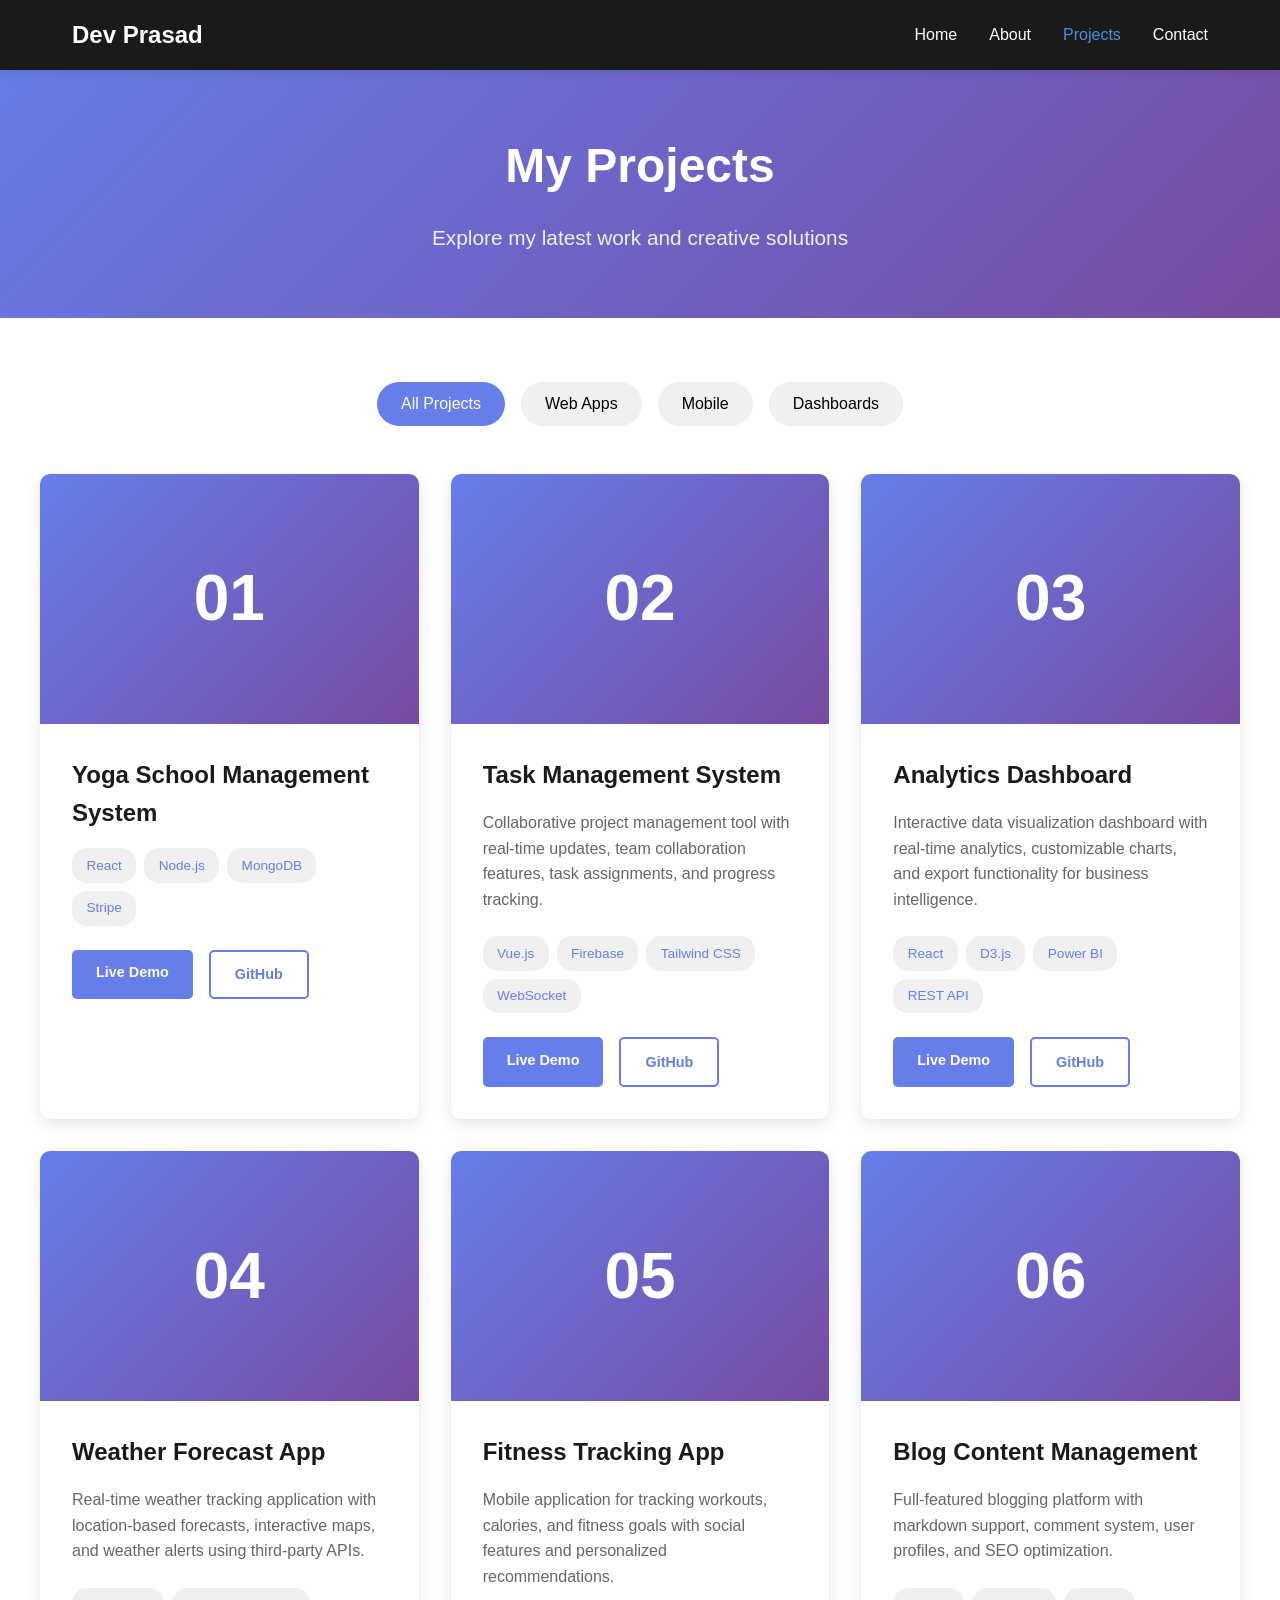
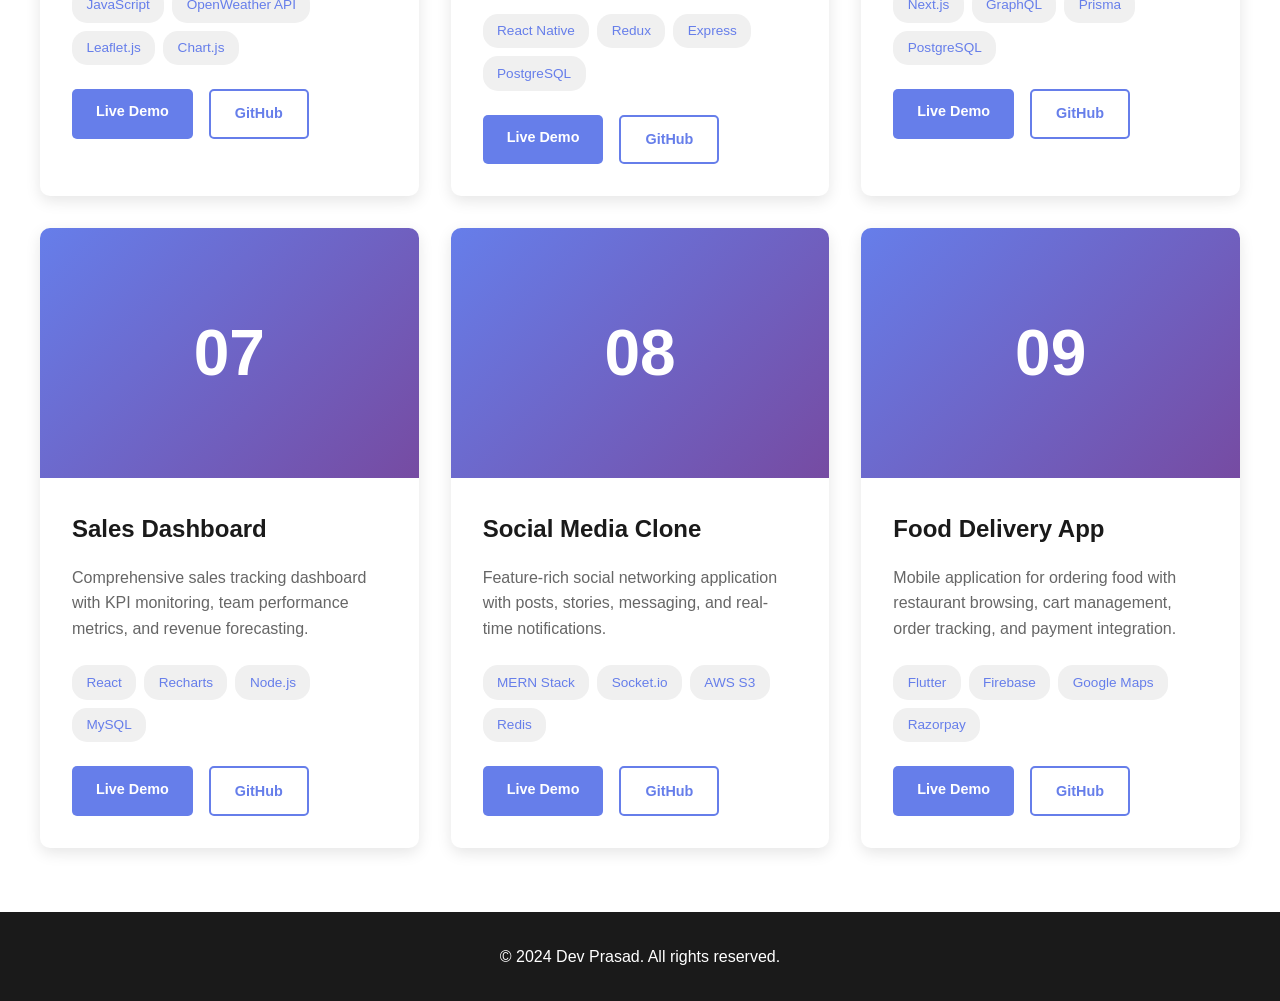
<file: projects.html>
<!DOCTYPE html>
<html lang="en">
<head>
    <meta charset="UTF-8">
    <meta name="viewport" content="width=device-width, initial-scale=1.0">
    <title>Projects - Dev Prasad</title>
    <style>
        * {
            margin: 0;
            padding: 0;
            box-sizing: border-box;
        }

        body {
            font-family: -apple-system, BlinkMacSystemFont, 'Segoe UI', Roboto, Oxygen, Ubuntu, Cantarell, sans-serif;
            line-height: 1.6;
            color: #333;
            background: #fff;
        }

        nav {
            background: #1a1a1a;
            padding: 1rem 0;
            position: fixed;
            width: 100%;
            top: 0;
            z-index: 1000;
            box-shadow: 0 2px 10px rgba(0,0,0,0.1);
        }

        nav .container {
            max-width: 1200px;
            margin: 0 auto;
            padding: 0 2rem;
            display: flex;
            justify-content: space-between;
            align-items: center;
        }

        .logo {
            color: #fff;
            font-size: 1.5rem;
            font-weight: bold;
            text-decoration: none;
        }

        nav ul {
            list-style: none;
            display: flex;
            gap: 2rem;
        }

        nav a {
            color: #fff;
            text-decoration: none;
            transition: color 0.3s;
            font-weight: 500;
        }

        nav a:hover, nav a.active {
            color: #4a90e2;
        }

        .page-header {
            background: linear-gradient(135deg, #667eea 0%, #764ba2 100%);
            color: white;
            padding: 8rem 2rem 4rem;
            text-align: center;
        }

        .page-header h1 {
            font-size: 3rem;
            margin-bottom: 1rem;
        }

        .page-header p {
            font-size: 1.3rem;
            opacity: 0.9;
        }

        section {
            padding: 4rem 2rem;
        }

        .container {
            max-width: 1200px;
            margin: 0 auto;
        }

        .filter-buttons {
            display: flex;
            justify-content: center;
            gap: 1rem;
            margin-bottom: 3rem;
            flex-wrap: wrap;
        }

        .filter-btn {
            padding: 0.8rem 1.5rem;
            background: #f0f0f0;
            border: none;
            border-radius: 25px;
            cursor: pointer;
            transition: all 0.3s;
            font-size: 1rem;
        }

        .filter-btn:hover, .filter-btn.active {
            background: #667eea;
            color: white;
        }

        .projects-grid {
            display: grid;
            grid-template-columns: repeat(auto-fill, minmax(350px, 1fr));
            gap: 2rem;
        }

        .project-card {
            background: white;
            border-radius: 10px;
            overflow: hidden;
            box-shadow: 0 5px 15px rgba(0,0,0,0.1);
            transition: transform 0.3s;
        }

        .project-card:hover {
            transform: translateY(-10px);
            box-shadow: 0 10px 25px rgba(0,0,0,0.15);
        }

        .project-image {
            background: linear-gradient(135deg, #667eea 0%, #764ba2 100%);
            height: 250px;
            display: flex;
            align-items: center;
            justify-content: center;
            color: white;
            font-size: 4rem;
            font-weight: bold;
        }

        .project-content {
            padding: 2rem;
        }

        .project-content h3 {
            font-size: 1.5rem;
            margin-bottom: 1rem;
            color: #1a1a1a;
        }

        .project-content p {
            color: #666;
            margin-bottom: 1.5rem;
            line-height: 1.6;
        }

        .project-tags {
            display: flex;
            gap: 0.5rem;
            flex-wrap: wrap;
            margin-bottom: 1.5rem;
        }

        .tag {
            background: #f0f0f0;
            padding: 0.4rem 0.9rem;
            border-radius: 15px;
            font-size: 0.85rem;
            color: #667eea;
            font-weight: 500;
        }

        .project-links {
            display: flex;
            gap: 1rem;
        }

        .btn {
            display: inline-block;
            padding: 0.7rem 1.5rem;
            text-decoration: none;
            border-radius: 5px;
            transition: all 0.3s;
            font-weight: 600;
            font-size: 0.9rem;
        }

        .btn-primary {
            background: #667eea;
            color: white;
        }

        .btn-primary:hover {
            background: #5568d3;
        }

        .btn-secondary {
            background: transparent;
            color: #667eea;
            border: 2px solid #667eea;
        }

        .btn-secondary:hover {
            background: #667eea;
            color: white;
        }

        footer {
            background: #1a1a1a;
            color: white;
            text-align: center;
            padding: 2rem;
        }

        @media (max-width: 768px) {
            .projects-grid {
                grid-template-columns: 1fr;
            }

            nav ul {
                gap: 1rem;
            }

            .page-header h1 {
                font-size: 2rem;
            }
        }
    </style>
</head>
<body>
    <nav>
        <div class="container">
            <a href="index.html" class="logo">Dev Prasad</a>
            <ul>
                <li><a href="index.html">Home</a></li>
                <li><a href="about.html">About</a></li>
                <li><a href="projects.html" class="active">Projects</a></li>
                <li><a href="contact.html">Contact</a></li>
            </ul>
        </div>
    </nav>

    <div class="page-header">
        <h1>My Projects</h1>
        <p>Explore my latest work and creative solutions</p>
    </div>

    <section>
        <div class="container">
            <div class="filter-buttons">
                <button class="filter-btn active" data-filter="all">All Projects</button>
                <button class="filter-btn" data-filter="web">Web Apps</button>
                <button class="filter-btn" data-filter="mobile">Mobile</button>
                <button class="filter-btn" data-filter="dashboard">Dashboards</button>
            </div>

            <div class="projects-grid">
                <div class="project-card" data-category="web">
                    <div class="project-image">01</div>
                    <div class="project-content">
                        <h3>Yoga School Management System</h3>
                        <div class="project-tags">
                            <span class="tag">React</span>
                            <span class="tag">Node.js</span>
                            <span class="tag">MongoDB</span>
                            <span class="tag">Stripe</span>
                        </div>
                        <div class="project-links">
                            <a href="https://devprasads.github.io/yoga-management.html" class="btn btn-primary">Live Demo</a>
                            <a href="https://devprasads.github.io/yoga-management.html" class="btn btn-secondary">GitHub</a>
                        </div>
                    </div>
                </div>

                <div class="project-card" data-category="web">
                    <div class="project-image">02</div>
                    <div class="project-content">
                        <h3>Task Management System</h3>
                        <p>Collaborative project management tool with real-time updates, team collaboration features, task assignments, and progress tracking.</p>
                        <div class="project-tags">
                            <span class="tag">Vue.js</span>
                            <span class="tag">Firebase</span>
                            <span class="tag">Tailwind CSS</span>
                            <span class="tag">WebSocket</span>
                        </div>
                        <div class="project-links">
                            <a href="#" class="btn btn-primary">Live Demo</a>
                            <a href="#" class="btn btn-secondary">GitHub</a>
                        </div>
                    </div>
                </div>

                <div class="project-card" data-category="dashboard">
                    <div class="project-image">03</div>
                    <div class="project-content">
                        <h3>Analytics Dashboard</h3>
                        <p>Interactive data visualization dashboard with real-time analytics, customizable charts, and export functionality for business intelligence.</p>
                        <div class="project-tags">
                            <span class="tag">React</span>
                            <span class="tag">D3.js</span>
                            <span class="tag">Power BI</span>
                            <span class="tag">REST API</span>
                        </div>
                        <div class="project-links">
                            <a href="#" class="btn btn-primary">Live Demo</a>
                            <a href="#" class="btn btn-secondary">GitHub</a>
                        </div>
                    </div>
                </div>

                <div class="project-card" data-category="web">
                    <div class="project-image">04</div>
                    <div class="project-content">
                        <h3>Weather Forecast App</h3>
                        <p>Real-time weather tracking application with location-based forecasts, interactive maps, and weather alerts using third-party APIs.</p>
                        <div class="project-tags">
                            <span class="tag">JavaScript</span>
                            <span class="tag">OpenWeather API</span>
                            <span class="tag">Leaflet.js</span>
                            <span class="tag">Chart.js</span>
                        </div>
                        <div class="project-links">
                            <a href="#" class="btn btn-primary">Live Demo</a>
                            <a href="#" class="btn btn-secondary">GitHub</a>
                        </div>
                    </div>
                </div>

                <div class="project-card" data-category="mobile">
                    <div class="project-image">05</div>
                    <div class="project-content">
                        <h3>Fitness Tracking App</h3>
                        <p>Mobile application for tracking workouts, calories, and fitness goals with social features and personalized recommendations.</p>
                        <div class="project-tags">
                            <span class="tag">React Native</span>
                            <span class="tag">Redux</span>
                            <span class="tag">Express</span>
                            <span class="tag">PostgreSQL</span>
                        </div>
                        <div class="project-links">
                            <a href="#" class="btn btn-primary">Live Demo</a>
                            <a href="#" class="btn btn-secondary">GitHub</a>
                        </div>
                    </div>
                </div>

                <div class="project-card" data-category="web">
                    <div class="project-image">06</div>
                    <div class="project-content">
                        <h3>Blog Content Management</h3>
                        <p>Full-featured blogging platform with markdown support, comment system, user profiles, and SEO optimization.</p>
                        <div class="project-tags">
                            <span class="tag">Next.js</span>
                            <span class="tag">GraphQL</span>
                            <span class="tag">Prisma</span>
                            <span class="tag">PostgreSQL</span>
                        </div>
                        <div class="project-links">
                            <a href="#" class="btn btn-primary">Live Demo</a>
                            <a href="#" class="btn btn-secondary">GitHub</a>
                        </div>
                    </div>
                </div>

                <div class="project-card" data-category="dashboard">
                    <div class="project-image">07</div>
                    <div class="project-content">
                        <h3>Sales Dashboard</h3>
                        <p>Comprehensive sales tracking dashboard with KPI monitoring, team performance metrics, and revenue forecasting.</p>
                        <div class="project-tags">
                            <span class="tag">React</span>
                            <span class="tag">Recharts</span>
                            <span class="tag">Node.js</span>
                            <span class="tag">MySQL</span>
                        </div>
                        <div class="project-links">
                            <a href="#" class="btn btn-primary">Live Demo</a>
                            <a href="#" class="btn btn-secondary">GitHub</a>
                        </div>
                    </div>
                </div>

                <div class="project-card" data-category="web">
                    <div class="project-image">08</div>
                    <div class="project-content">
                        <h3>Social Media Clone</h3>
                        <p>Feature-rich social networking application with posts, stories, messaging, and real-time notifications.</p>
                        <div class="project-tags">
                            <span class="tag">MERN Stack</span>
                            <span class="tag">Socket.io</span>
                            <span class="tag">AWS S3</span>
                            <span class="tag">Redis</span>
                        </div>
                        <div class="project-links">
                            <a href="#" class="btn btn-primary">Live Demo</a>
                            <a href="#" class="btn btn-secondary">GitHub</a>
                        </div>
                    </div>
                </div>

                <div class="project-card" data-category="mobile">
                    <div class="project-image">09</div>
                    <div class="project-content">
                        <h3>Food Delivery App</h3>
                        <p>Mobile application for ordering food with restaurant browsing, cart management, order tracking, and payment integration.</p>
                        <div class="project-tags">
                            <span class="tag">Flutter</span>
                            <span class="tag">Firebase</span>
                            <span class="tag">Google Maps</span>
                            <span class="tag">Razorpay</span>
                        </div>
                        <div class="project-links">
                            <a href="#" class="btn btn-primary">Live Demo</a>
                            <a href="#" class="btn btn-secondary">GitHub</a>
                        </div>
                    </div>
                </div>
            </div>
        </div>
    </section>

    <footer>
        <p>&copy; 2024 Dev Prasad. All rights reserved.</p>
    </footer>

    <script>
        const filterButtons = document.querySelectorAll('.filter-btn');
        const projectCards = document.querySelectorAll('.project-card');

        filterButtons.forEach(button => {
            button.addEventListener('click', () => {
                const filter = button.getAttribute('data-filter');
                
                filterButtons.forEach(btn => btn.classList.remove('active'));
                button.classList.add('active');

                projectCards.forEach(card => {
                    if (filter === 'all' || card.getAttribute('data-category') === filter) {
                        card.style.display = 'block';
                    } else {
                        card.style.display = 'none';
                    }
                });
            });
        });
    </script>
</body>
</html>
</file>
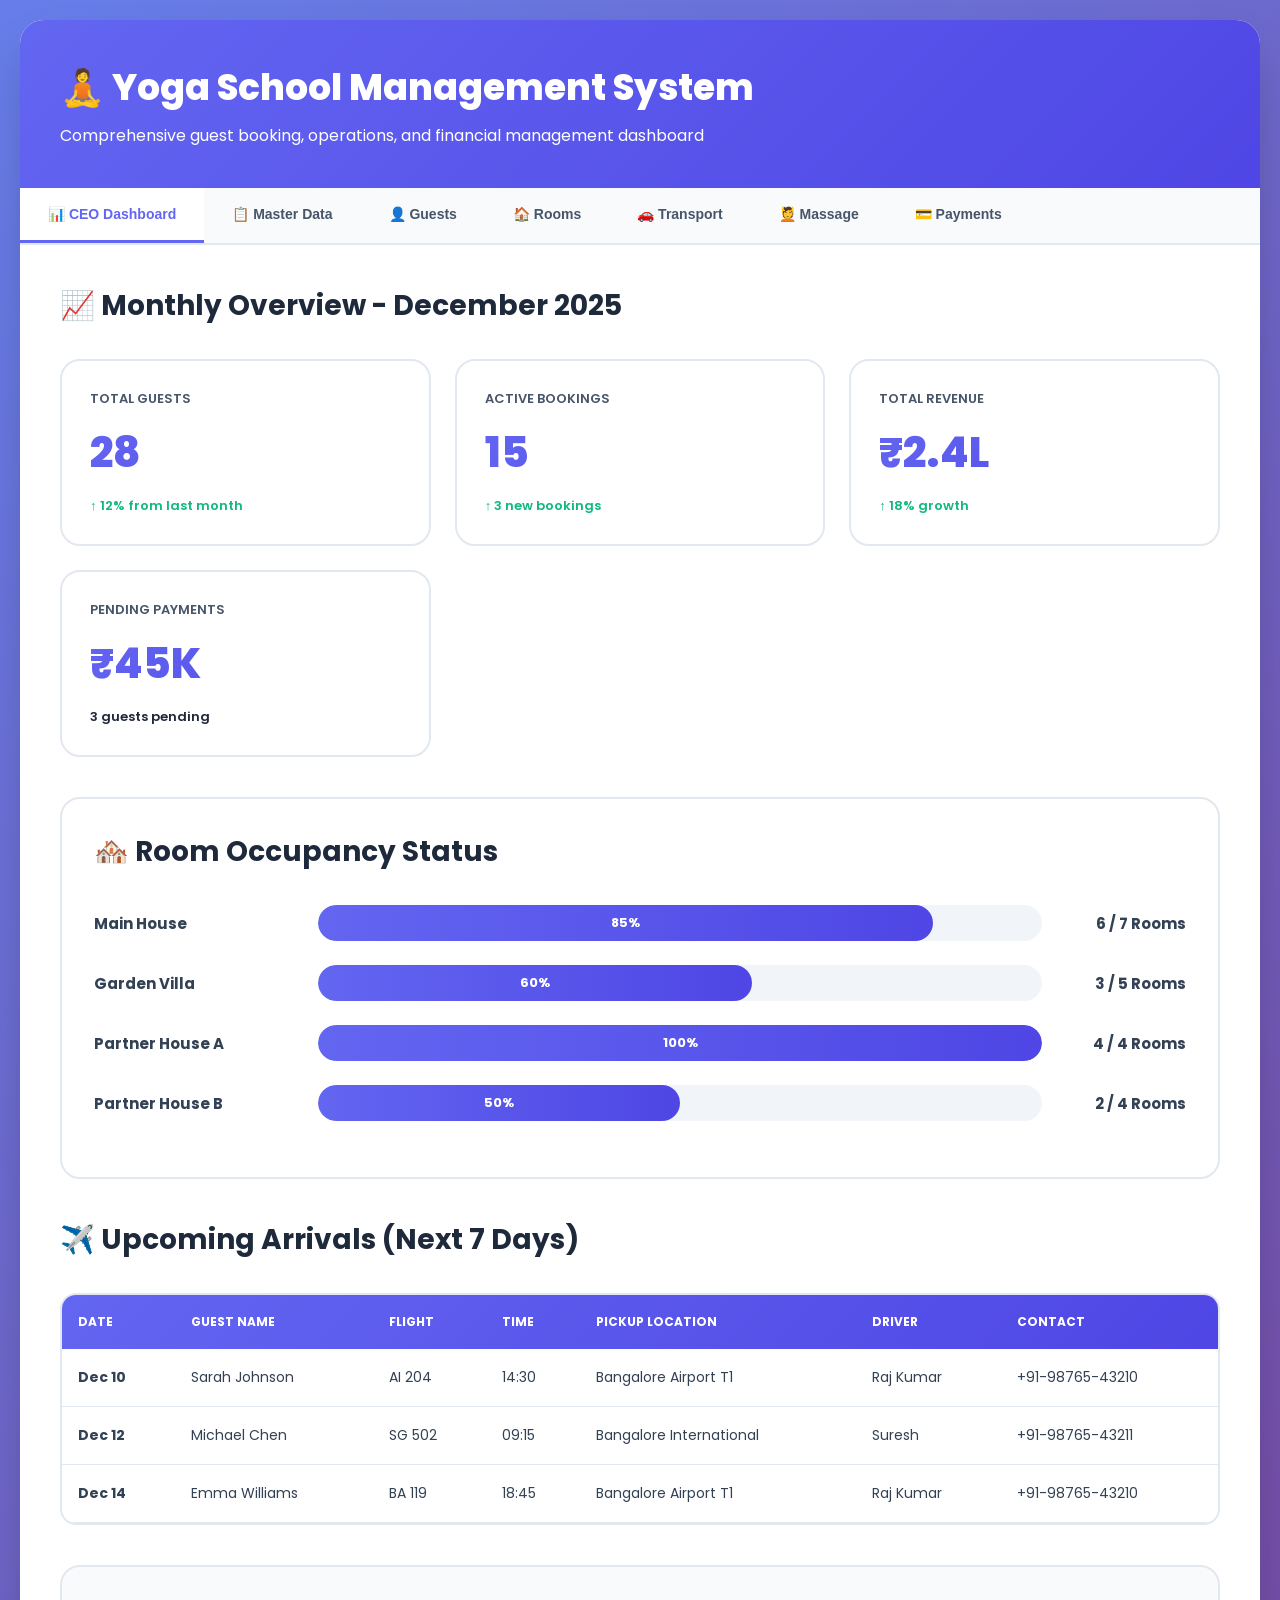
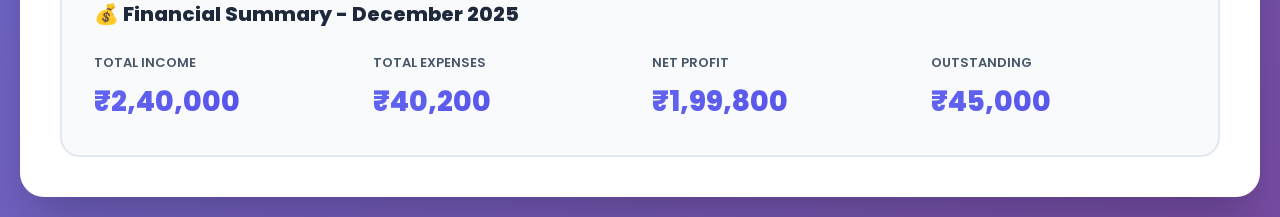
<file: yoga-management.html>
<!DOCTYPE html>
<html lang="en">
  <script>
    function switchTab(tabId) {
        // Hide all tab contents
        document.querySelectorAll('.tab-content').forEach(content => {
            content.classList.remove('active');
        });
        
        // Remove active class from all nav tabs
        document.querySelectorAll('.nav-tab').forEach(tab => {
            tab.classList.remove('active');
        });
        
        // Show selected tab content
        document.getElementById(tabId).classList.add('active');
        
        // Add active class to clicked nav tab
        event.target.classList.add('active');
    }
</script>
<head>
    <meta charset="UTF-8">
    <meta name="viewport" content="width=device-width, initial-scale=1.0">
    <title>Yoga School Management System</title>
    <link href="https://fonts.googleapis.com/css2?family=Poppins:wght@300;400;500;600;700;800&display=swap" rel="stylesheet">
    <style>
        * { margin: 0; padding: 0; box-sizing: border-box; }
        
        :root {
            --primary: #6366f1; --primary-dark: #4f46e5; --success: #10b981;
            --warning: #f59e0b; --danger: #ef4444; --info: #3b82f6;
            --gray-50: #f8fafc; --gray-100: #f1f5f9; --gray-200: #e2e8f0;
            --gray-600: #475569; --gray-700: #334155; --gray-800: #1e293b; --white: #ffffff;
        }
        
        body {
            font-family: 'Poppins', sans-serif;
            background: linear-gradient(135deg, #667eea 0%, #764ba2 100%);
            min-height: 100vh; padding: 20px; color: var(--gray-800);
        }
        
        .app-container {
            max-width: 1600px; margin: 0 auto; background: var(--white);
            border-radius: 24px; box-shadow: 0 25px 50px -12px rgba(0,0,0,0.25); overflow: hidden;
        }
        
        .app-header {
            background: linear-gradient(135deg, var(--primary) 0%, var(--primary-dark) 100%);
            padding: 40px; color: var(--white);
        }
        
        .app-header h1 { font-size: 36px; font-weight: 800; margin-bottom: 8px; }
        
        .nav-tabs {
            display: flex; background: var(--gray-50); border-bottom: 2px solid var(--gray-200);
            overflow-x: auto; position: sticky; top: 0; z-index: 100;
        }
        
        .nav-tab {
            padding: 18px 28px; cursor: pointer; border: none; background: transparent;
            font-size: 14px; font-weight: 600; color: var(--gray-600); white-space: nowrap;
            border-bottom: 3px solid transparent; transition: all 0.3s;
        }
        
        .nav-tab:hover, .nav-tab.active {
            background: var(--white); color: var(--primary); border-bottom-color: var(--primary);
        }
        
        .content-area { padding: 40px; min-height: 600px; }
        .tab-content { display: none; }
        .tab-content.active { display: block; }
        
        .section-title {
            font-size: 28px; font-weight: 700; color: var(--gray-800);
            margin-bottom: 32px; display: flex; align-items: center; gap: 12px;
        }
        
        .auto-badge {
            background: linear-gradient(135deg, var(--success) 0%, #059669 100%);
            color: var(--white); padding: 8px 16px; border-radius: 24px;
            font-size: 11px; font-weight: 700; text-transform: uppercase;
        }
        
        .metrics-grid {
            display: grid; grid-template-columns: repeat(auto-fit, minmax(280px, 1fr));
            gap: 24px; margin-bottom: 40px;
        }
        
        .metric-card {
            background: var(--white); border: 2px solid var(--gray-200);
            border-radius: 20px; padding: 28px; transition: all 0.3s;
        }
        
        .metric-card:hover { box-shadow: 0 20px 40px rgba(0,0,0,0.12); transform: translateY(-8px); }
        
        .metric-label {
            font-size: 13px; font-weight: 600; color: var(--gray-600);
            margin-bottom: 12px; text-transform: uppercase;
        }
        
        .metric-value {
            font-size: 42px; font-weight: 800;
            background: linear-gradient(135deg, var(--primary) 0%, var(--primary-dark) 100%);
            -webkit-background-clip: text; -webkit-text-fill-color: transparent;
        }
        
        .metric-change {
            font-size: 13px; margin-top: 12px; font-weight: 600;
        }
        .metric-change.positive { color: var(--success); }
        
        .occupancy-container {
            background: var(--white); border: 2px solid var(--gray-200);
            border-radius: 20px; padding: 32px; margin-bottom: 40px;
        }
        
        .occupancy-item {
            display: grid; grid-template-columns: 200px 1fr 120px;
            align-items: center; gap: 24px; margin-bottom: 24px;
        }
        
        .occupancy-label { font-size: 15px; font-weight: 700; color: var(--gray-700); }
        
        .occupancy-bar {
            height: 36px; background: var(--gray-100); border-radius: 20px; overflow: hidden;
        }
        
        .occupancy-fill {
            height: 100%; background: linear-gradient(90deg, var(--primary) 0%, var(--primary-dark) 100%);
            display: flex; align-items: center; justify-content: center;
            color: var(--white); font-size: 13px; font-weight: 700;
            transition: width 1.2s ease; border-radius: 20px;
        }
        
        .occupancy-count { font-size: 15px; font-weight: 700; color: var(--gray-700); text-align: right; }
        
        .data-table-container {
            background: var(--white); border: 2px solid var(--gray-200);
            border-radius: 16px; overflow-x: auto; margin-bottom: 32px;
        }
        
        .data-table {
            width: 100%; border-collapse: collapse; font-size: 14px; min-width: 800px;
        }
        
        .data-table thead { background: linear-gradient(135deg, var(--primary) 0%, var(--primary-dark) 100%); }
        
        .data-table th {
            padding: 18px 16px; text-align: left; font-weight: 700;
            color: var(--white); text-transform: uppercase; font-size: 12px;
        }
        
        .data-table td {
            padding: 18px 16px; border-bottom: 1px solid var(--gray-200); color: var(--gray-700);
        }
        
        .data-table tbody tr:hover { background: var(--gray-50); }
        
        .status-badge {
            display: inline-flex; padding: 6px 14px; border-radius: 24px;
            font-size: 11px; font-weight: 700; text-transform: uppercase;
        }
        
        .status-paid { background: #d1fae5; color: #065f46; }
        .status-pending { background: #fef3c7; color: #92400e; }
        .status-available { background: #dbeafe; color: #1e40af; }
        .status-occupied { background: #fce7f3; color: #9f1239; }
        .status-reserved { background: #e0e7ff; color: #3730a3; }
        
        .btn-primary {
            background: linear-gradient(135deg, var(--primary) 0%, var(--primary-dark) 100%);
            color: var(--white); padding: 14px 28px; border: none; border-radius: 12px;
            font-size: 14px; font-weight: 700; cursor: pointer;
        }
        
        .info-alert {
            background: #eff6ff; border-left: 5px solid var(--info);
            padding: 20px 24px; border-radius: 12px; margin-bottom: 28px; font-size: 14px;
        }
        
        .summary-box {
            background: var(--gray-50); border: 2px solid var(--gray-200);
            border-radius: 20px; padding: 32px; margin-top: 40px;
        }
        
        .summary-title { font-size: 20px; font-weight: 800; margin-bottom: 24px; }
        
        .summary-grid {
            display: grid; grid-template-columns: repeat(auto-fit, minmax(200px, 1fr)); gap: 24px;
        }
        
        .summary-label {
            font-size: 13px; font-weight: 600; color: var(--gray-600);
            text-transform: uppercase; margin-bottom: 8px;
        }
        
        .summary-value {
            font-size: 28px; font-weight: 800;
            background: linear-gradient(135deg, var(--primary) 0%, var(--primary-dark) 100%);
            -webkit-background-clip: text; -webkit-text-fill-color: transparent;
        }
        
        .section-subtitle {
            font-size: 18px; color: var(--primary); margin: 32px 0 20px 0; font-weight: 700;
        }
        
        @media (max-width: 768px) {
            body { padding: 0; }
            .app-container { border-radius: 0; }
            .content-area { padding: 24px; }
            .metrics-grid { grid-template-columns: 1fr; }
            .occupancy-item { grid-template-columns: 1fr; }
        }
    </style>
</head>
<body>
    <div class="app-container">
        <header class="app-header">
            <h1>🧘 Yoga School Management System</h1>
            <p>Comprehensive guest booking, operations, and financial management dashboard</p>
        </header>
        
        <nav class="nav-tabs">
            <button class="nav-tab active" onclick="switchTab('dashboard')">📊 CEO Dashboard</button>
            <button class="nav-tab" onclick="switchTab('master')">📋 Master Data</button>
            <button class="nav-tab" onclick="switchTab('guests')">👤 Guests</button>
            <button class="nav-tab" onclick="switchTab('rooms')">🏠 Rooms</button>
            <button class="nav-tab" onclick="switchTab('transport')">🚗 Transport</button>
            <button class="nav-tab" onclick="switchTab('massage')">💆 Massage</button>
            <button class="nav-tab" onclick="switchTab('payments')">💳 Payments</button>
        </nav>
        
        <main class="content-area">
            <!-- DASHBOARD -->
            <div id="dashboard" class="tab-content active">
                <h2 class="section-title">📈 Monthly Overview - December 2025</h2>
                
                <div class="metrics-grid">
                    <div class="metric-card">
                        <div class="metric-label">Total Guests</div>
                        <div class="metric-value">28</div>
                        <div class="metric-change positive">↑ 12% from last month</div>
                    </div>
                    <div class="metric-card">
                        <div class="metric-label">Active Bookings</div>
                        <div class="metric-value">15</div>
                        <div class="metric-change positive">↑ 3 new bookings</div>
                    </div>
                    <div class="metric-card">
                        <div class="metric-label">Total Revenue</div>
                        <div class="metric-value">₹2.4L</div>
                        <div class="metric-change positive">↑ 18% growth</div>
                    </div>
                    <div class="metric-card">
                        <div class="metric-label">Pending Payments</div>
                        <div class="metric-value">₹45K</div>
                        <div class="metric-change">3 guests pending</div>
                    </div>
                </div>
                
                <div class="occupancy-container">
                    <h3 class="section-title">🏘️ Room Occupancy Status</h3>
                    <div style="margin-top: 28px;">
                        <div class="occupancy-item">
                            <div class="occupancy-label">Main House</div>
                            <div class="occupancy-bar"><div class="occupancy-fill" style="width: 85%">85%</div></div>
                            <div class="occupancy-count">6 / 7 Rooms</div>
                        </div>
                        <div class="occupancy-item">
                            <div class="occupancy-label">Garden Villa</div>
                            <div class="occupancy-bar"><div class="occupancy-fill" style="width: 60%">60%</div></div>
                            <div class="occupancy-count">3 / 5 Rooms</div>
                        </div>
                        <div class="occupancy-item">
                            <div class="occupancy-label">Partner House A</div>
                            <div class="occupancy-bar"><div class="occupancy-fill" style="width: 100%">100%</div></div>
                            <div class="occupancy-count">4 / 4 Rooms</div>
                        </div>
                        <div class="occupancy-item">
                            <div class="occupancy-label">Partner House B</div>
                            <div class="occupancy-bar"><div class="occupancy-fill" style="width: 50%">50%</div></div>
                            <div class="occupancy-count">2 / 4 Rooms</div>
                        </div>
                    </div>
                </div>
                
                <h3 class="section-title">✈️ Upcoming Arrivals (Next 7 Days)</h3>
                <div class="data-table-container">
                    <table class="data-table">
                        <thead>
                            <tr>
                                <th>Date</th><th>Guest Name</th><th>Flight</th><th>Time</th>
                                <th>Pickup Location</th><th>Driver</th><th>Contact</th>
                            </tr>
                        </thead>
                        <tbody>
                            <tr>
                                <td><strong>Dec 10</strong></td><td>Sarah Johnson</td><td>AI 204</td><td>14:30</td>
                                <td>Bangalore Airport T1</td><td>Raj Kumar</td><td>+91-98765-43210</td>
                            </tr>
                            <tr>
                                <td><strong>Dec 12</strong></td><td>Michael Chen</td><td>SG 502</td><td>09:15</td>
                                <td>Bangalore International</td><td>Suresh</td><td>+91-98765-43211</td>
                            </tr>
                            <tr>
                                <td><strong>Dec 14</strong></td><td>Emma Williams</td><td>BA 119</td><td>18:45</td>
                                <td>Bangalore Airport T1</td><td>Raj Kumar</td><td>+91-98765-43210</td>
                            </tr>
                        </tbody>
                    </table>
                </div>
                
                <div class="summary-box">
                    <h3 class="summary-title">💰 Financial Summary - December 2025</h3>
                    <div class="summary-grid">
                        <div><div class="summary-label">Total Income</div><div class="summary-value">₹2,40,000</div></div>
                        <div><div class="summary-label">Total Expenses</div><div class="summary-value">₹40,200</div></div>
                        <div><div class="summary-label">Net Profit</div><div class="summary-value" style="color: #10b981;">₹1,99,800</div></div>
                        <div><div class="summary-label">Outstanding</div><div class="summary-value" style="color: #f59e0b;">₹45,000</div></div>
                    </div>
                </div>
            </div>
            
            <!-- MASTER DATA -->
            <div id="master" class="tab-content">
                <h2 class="section-title">📋 Master Guest Data Entry <span class="auto-badge">⚡ AUTO-POPULATES ALL TABS</span></h2>
                
                <div class="info-alert">
                    <strong>💡 Important:</strong> Enter guest information once here. All dependent tabs will automatically update.
                </div>
                
                <div class="data-table-container">
                    <table class="data-table">
                        <thead>
                            <tr>
                                <th>ID</th><th>Name</th><th>Email</th><th>Phone</th><th>Nationality</th>
                                <th>Check-in</th><th>Check-out</th><th>Room</th><th>House</th>
                                <th>Course</th><th>Fee</th><th>Paid</th><th>Balance</th><th>Status</th>
                            </tr>
                        </thead>
                        <tbody>
                            <tr>
                                <td><strong>001</strong></td><td>Sarah Johnson</td><td>sarah.j@email.com</td>
                                <td>+1-555-0123</td><td>USA</td><td>Dec 10</td><td>Dec 24</td>
                                <td>Room 3</td><td>Main House</td><td>200Hr TTC</td>
                                <td>₹85,000</td><td>₹50,000</td><td>₹35,000</td>
                                <td><span class="status-badge status-pending">Partial</span></td>
                            </tr>
                            <tr>
                                <td><strong>002</strong></td><td>Michael Chen</td><td>m.chen@email.com</td>
                                <td>+65-9123-4567</td><td>Singapore</td><td>Dec 12</td><td>Jan 09</td>
                                <td>Room 1</td><td>Garden Villa</td><td>300Hr Advanced</td>
                                <td>₹120,000</td><td>₹120,000</td><td>₹0</td>
                                <td><span class="status-badge status-paid">Paid</span></td>
                            </tr>
                            <tr>
                                <td><strong>003</strong></td><td>Emma Williams</td><td>e.williams@email.com</td>
                                <td>+44-7700-900123</td><td>UK</td><td>Dec 14</td><td>Dec 28</td>
                                <td>Room 2</td><td>Partner House A</td><td>Retreat</td>
                                <td>₹45,000</td><td>₹20,000</td><td>₹25,000</td>
                                <td><span class="status-badge status-pending">Partial</span></td>
                            </tr>
                            <tr>
                                <td><strong>004</strong></td><td>Priya Sharma</td><td>priya.s@email.com</td>
                                <td>+91-98765-12345</td><td>India</td><td>Dec 05</td><td>Dec 19</td>
                                <td>Room 2</td><td>Main House</td><td>200Hr TTC</td>
                                <td>₹75,000</td><td>₹75,000</td><td>₹0</td>
                                <td><span class="status-badge status-paid">Paid</span></td>
                            </tr>
                        </tbody>
                    </table>
                </div>
            </div>
            
            <!-- GUESTS -->
            <div id="guests" class="tab-content">
                <h2 class="section-title">👤 Guest Contact & Personal Information <span class="auto-badge">⚡ AUTO-UPDATED</span></h2>
                
                <div class="data-table-container">
                    <table class="data-table">
                        <thead>
                            <tr>
                                <th>ID</th><th>Name</th><th>Email</th><th>Phone</th><th>Nationality</th>
                                <th>Emergency Contact</th><th>Emergency Phone</th><th>Dietary</th><th>Medical</th><th>Requests</th>
                            </tr>
                        </thead>
                        <tbody>
                            <tr>
                                <td><strong>001</strong></td><td>Sarah Johnson</td><td>sarah.j@email.com</td>
                                <td>+1-555-0123</td><td>USA</td><td>John Johnson</td><td>+1-555-0124</td>
                                <td>Vegetarian</td><td>None</td><td>Quiet room</td>
                            </tr>
                            <tr>
                                <td><strong>002</strong></td><td>Michael Chen</td><td>m.chen@email.com</td>
                                <td>+65-9123-4567</td><td>Singapore</td><td>Lisa Chen</td><td>+65-9123-4568</td>
                                <td>No dairy</td><td>Lower back sensitivity</td><td>Extra cushion</td>
                            </tr>
                            <tr>
                                <td><strong>003</strong></td><td>Emma Williams</td><td>e.williams@email.com</td>
                                <td>+44-7700-900123</td><td>UK</td><td>David Williams</td><td>+44-7700-900124</td>
                                <td>Vegan</td><td>Knee injury (left)</td><td>Ground floor</td>
                            </tr>
                        </tbody>
                    </table>
                </div>
            </div>
            
            <!-- ROOMS -->
            <div id="rooms" class="tab-content">
                <h2 class="section-title">🏠 Room Assignment & Occupancy <span class="auto-badge">⚡ AUTO-UPDATED</span></h2>
                
                <div class="data-table-container">
                    <table class="data-table">
                        <thead>
                            <tr>
                                <th>House</th><th>Room</th><th>Type</th><th>Guest</th>
                                <th>Check-in</th><th>Check-out</th><th>Days</th><th>Course</th><th>Status</th>
                            </tr>
                        </thead>
                        <tbody>
                            <tr>
                                <td><strong>Main House</strong></td><td>Room 1</td><td>Deluxe Single</td><td>-</td>
                                <td>-</td><td>-</td><td>-</td><td>-</td>
                                <td><span class="status-badge status-available">Available</span></td>
                            </tr>
                            <tr>
                                <td><strong>Main House</strong></td><td>Room 2</td><td>Standard Double</td><td>Priya Sharma</td>
                                <td>Dec 05</td><td>Dec 19</td><td>14</td><td>200Hr TTC</td>
                                <td><span class="status-badge status-occupied">Occupied</span></td>
                            </tr>
                            <tr>
                                <td><strong>Main House</strong></td><td>Room 3</td><td>Deluxe Single</td><td>Sarah Johnson</td>
                                <td>Dec 10</td><td>Dec 24</td><td>14</td><td>200Hr TTC</td>
                                <td><span class="status-badge status-reserved">Reserved</span></td>
                            </tr>
                            <tr>
                                <td><strong>Garden Villa</strong></td><td>Room 1</td><td>Luxury Suite</td><td>Michael Chen</td>
                                <td>Dec 12</td><td>Jan 09</td><td>28</td><td>300Hr Advanced</td>
                                <td><span class="status-badge status-reserved">Reserved</span></td>
                            </tr>
                        </tbody>
                    </table>
                </div>
            </div>
            
            <!-- TRANSPORT -->
            <div id="transport" class="tab-content">
                <h2 class="section-title">🚗 Driver Pickup & Drop-off Schedule <span class="auto-badge">⚡ AUTO-UPDATED</span></h2>
                
                <h3 class="section-subtitle">📥 Upcoming Pickups</h3>
                <div class="data-table-container">
                    <table class="data-table">
                        <thead>
                            <tr>
                                <th>Date</th><th>Guest</th><th>Flight</th><th>Time</th>
                                <th>Location</th><th>Driver</th><th>Contact</th><th>Vehicle</th>
                            </tr>
                        </thead>
                        <tbody>
                            <tr>
                                <td><strong>Dec 10</strong></td><td>Sarah Johnson</td><td>AI 204</td><td>14:30</td>
                                <td>Bangalore Airport T1</td><td>Raj Kumar</td><td>+91-98765-43210</td>
                                <td>Toyota Innova</td>
                            </tr>
                            <tr>
                                <td><strong>Dec 12</strong></td><td>Michael Chen</td><td>SG 502</td><td>09:15</td>
                                <td>Bangalore International</td><td>Suresh</td><td>+91-98765-43211</td>
                                <td>Maruti Ertiga</td>
                            </tr>
                        </tbody>
                    </table>
                </div>
            </div>
            
            <!-- MASSAGE -->
            <div id="massage" class="tab-content">
                <h2 class="section-title">💆 Massage & Wellness Schedule <span class="auto-badge">⚡ AUTO-UPDATED</span></h2>
                
                <div class="data-table-container">
                    <table class="data-table">
                        <thead>
                            <tr>
                                <th>Date</th><th>Time</th><th>Guest</th><th>Type</th>
                                <th>Duration</th><th>Therapist</th><th>Cost</th><th>Status</th>
                            </tr>
                        </thead>
                        <tbody>
                            <tr>
                                <td><strong>Dec 09</strong></td><td>10:00 AM</td><td>Lisa Anderson</td><td>Swedish</td>
                                <td>60 min</td><td>Lakshmi</td><td>₹1,800</td>
                                <td><span class="status-badge status-paid">Paid</span></td>
                            </tr>
                            <tr>
                                <td><strong>Dec 10</strong></td><td>02:00 PM</td><td>Kumar Patel</td><td>Deep Tissue</td>
                                <td>90 min</td><td>Ramesh</td><td>₹2,500</td>
                                <td><span class="status-badge status-paid">Paid</span></td>
                            </tr>
                            <tr>
                                <td><strong>Dec 11</strong></td><td>10:00 AM</td><td>Sarah Johnson</td><td>Ayurvedic</td>
                                <td>90 min</td><td>Lakshmi</td><td>₹2,200</td>
                                <td><span class="status-badge status-pending">Pending</span></td>
                            </tr>
                        </tbody>
                    </table>
                </div>
            </div>
            
            <!-- PAYMENTS -->
            <div id="payments" class="tab-content">
                <h2 class="section-title">💳 Payment Tracking <span class="auto-badge">⚡ AUTO-UPDATED</span></h2>
                
                <h3 class="section-subtitle">💰 Guest Payment Status</h3>
                <div class="data-table-container">
                    <table class="data-table">
                        <thead>
                            <tr>
                                <th>ID</th><th>Guest</th><th>Course</th><th>Total Fee</th>
                                <th>Paid</th><th>Balance</th><th>Method</th><th>Status</th>
                            </tr>
                        </thead>
                        <tbody>
                            <tr>
                                <td><strong>001</strong></td><td>Sarah Johnson</td><td>200Hr TTC</td><td>₹85,000</td>
                                <td>₹50,000</td><td>₹35,000</td><td>Bank Transfer</td>
                                <td><span class="status-badge status-pending">Partial</span></td>
                            </tr>
                            <tr>
                                <td><strong>002</strong></td><td>Michael Chen</td><td>300Hr Advanced</td><td>₹120,000</td>
                                <td>₹120,000</td><td>₹0</td><td>Wire Transfer</td>
                                <td><span class="status-badge status-paid">Paid</span></td>
                            </tr>
                            <tr>
                                <td><strong>003</strong></td><td>Emma Williams</td><td>Retreat</td><td>₹45,000</td>
                                <td>₹20,000</td><td>₹25,000</td><td>PayPal</td>
                                <td><span class="status-badge status-pending">Partial</span></td>
                            </tr>
                        </tbody>
                    </table>
                </div>
                
                <div class="summary-box">
                    <h3 class="summary-title">💰 Payment Summary - December 2025
<!-- TRANSPORT -->
            <div id="transport" class="tab-content">
                <h2 class="section-title">🚗 Driver Pickup & Drop-off Schedule <span class="auto-badge">⚡ AUTO-UPDATED</span></h2>
                
                <div class="info-alert">
                    <strong>📍 Driver Coordination:</strong> All pickup/drop-off details automatically sync from guest check-in/check-out dates. Confirm flight details 48 hours before arrival.
                </div>
                
                <h3 class="section-subtitle">📥 Upcoming Pickups</h3>
                <div class="data-table-container">
                    <table class="data-table">
                        <thead>
                            <tr>
                                <th>Date</th><th>Guest</th><th>Flight</th><th>Time</th>
                                <th>Location</th><th>Driver</th><th>Contact</th><th>Vehicle</th><th>Status</th>
                            </tr>
                        </thead>
                        <tbody>
                            <tr>
                                <td><strong>Dec 10</strong></td><td>Sarah Johnson</td><td>AI 204</td><td>14:30</td>
                                <td>Bangalore Airport T1</td><td>Raj Kumar</td><td>+91-98765-43210</td>
                                <td>Toyota Innova (KA-01-AB-1234)</td>
                                <td><span class="status-badge status-pending">Scheduled</span></td>
                            </tr>
                            <tr>
                                <td><strong>Dec 12</strong></td><td>Michael Chen</td><td>SG 502</td><td>09:15</td>
                                <td>Bangalore International T2</td><td>Suresh</td><td>+91-98765-43211</td>
                                <td>Maruti Ertiga (KA-05-MN-5678)</td>
                                <td><span class="status-badge status-pending">Scheduled</span></td>
                            </tr>
                            <tr>
                                <td><strong>Dec 14</strong></td><td>Emma Williams</td><td>BA 119</td><td>18:45</td>
                                <td>Bangalore Airport T1</td><td>Raj Kumar</td><td>+91-98765-43210</td>
                                <td>Toyota Innova (KA-01-AB-1234)</td>
                                <td><span class="status-badge status-pending">Scheduled</span></td>
                            </tr>
                            <tr>
                                <td><strong>Dec 16</strong></td><td>David Thompson</td><td>EK 568</td><td>22:30</td>
                                <td>Bangalore International T2</td><td>Ramesh</td><td>+91-98765-43212</td>
                                <td>Honda City (KA-03-CD-9012)</td>
                                <td><span class="status-badge status-pending">Scheduled</span></td>
                            </tr>
                            <tr>
                                <td><strong>Dec 18</strong></td><td>Anna Kowalski</td><td>QR 572</td><td>11:20</td>
                                <td>Bangalore Airport T1</td><td>Suresh</td><td>+91-98765-43211</td>
                                <td>Maruti Ertiga (KA-05-MN-5678)</td>
                                <td><span class="status-badge status-pending">Scheduled</span></td>
                            </tr>
                        </tbody>
                    </table>
                </div>
                
                <h3 class="section-subtitle">📤 Upcoming Drop-offs</h3>
                <div class="data-table-container">
                    <table class="data-table">
                        <thead>
                            <tr>
                                <th>Date</th><th>Guest</th><th>Flight</th><th>Time</th>
                                <th>Location</th><th>Driver</th><th>Contact</th><th>Vehicle</th><th>Status</th>
                            </tr>
                        </thead>
                        <tbody>
                            <tr>
                                <td><strong>Dec 19</strong></td><td>Priya Sharma</td><td>6E 231</td><td>16:15</td>
                                <td>Bangalore Airport T1</td><td>Raj Kumar</td><td>+91-98765-43210</td>
                                <td>Toyota Innova (KA-01-AB-1234)</td>
                                <td><span class="status-badge status-pending">Scheduled</span></td>
                            </tr>
                            <tr>
                                <td><strong>Dec 24</strong></td><td>Sarah Johnson</td><td>AI 205</td><td>19:45</td>
                                <td>Bangalore International T2</td><td>Suresh</td><td>+91-98765-43211</td>
                                <td>Maruti Ertiga (KA-05-MN-5678)</td>
                                <td><span class="status-badge status-pending">Scheduled</span></td>
                            </tr>
                            <tr>
                                <td><strong>Dec 28</strong></td><td>Emma Williams</td><td>BA 118</td><td>21:30</td>
                                <td>Bangalore Airport T1</td><td>Ramesh</td><td>+91-98765-43212</td>
                                <td>Honda City (KA-03-CD-9012)</td>
                                <td><span class="status-badge status-pending">Scheduled</span></td>
                            </tr>
                        </tbody>
                    </table>
                </div>
                
                <div class="summary-box">
                    <h3 class="summary-title">🚗 Transport Summary - December 2025</h3>
                    <div class="summary-grid">
                        <div><div class="summary-label">Total Pickups</div><div class="summary-value">8</div></div>
                        <div><div class="summary-label">Total Drop-offs</div><div class="summary-value">6</div></div>
                        <div><div class="summary-label">Active Drivers</div><div class="summary-value">4</div></div>
                        <div><div class="summary-label">Vehicle Fleet</div><div class="summary-value">4</div></div>
                    </div>
                </div>
            </div>
</file>
<file: style.css>
* {
  margin: 0;
  padding: 0;
  box-sizing: border-box;
  font-family: Arial, Helvetica, sans-serif;
}

body {
  background: #0f172a;
  color: #e5e7eb;
  line-height: 1.6;
}
.booking iframe {
  width: 100%;
  height: 700px;
  border-radius: 8px;
  margin-top: 1rem;
}
.cta {
  display: inline-block;
  margin-top: 1.2rem;
  padding: 0.6rem 1.4rem;
  background: #22c55e;
  color: #020617;
  font-weight: bold;
  border-radius: 6px;
  text-decoration: none;
}

.cta:hover {
  opacity: 0.9;
}
.kpi-section {
  padding-top: 1rem;
  padding-bottom: 1rem;
}

.kpi-grid {
  display: grid;
  grid-template-columns: repeat(4, 1fr);
  gap: 1rem;
}

.kpi-card {
  background: #020617;
  padding: 1.5rem 1rem;
  border-radius: 10px;
  text-align: center;
}

.kpi-number {
  display: block;
  font-size: 2rem;
  font-weight: bold;
  color: #22c55e;
}

.kpi-label {
  margin-top: 0.4rem;
  font-size: 0.9rem;
  color: #cbd5f5;
}

/* Mobile responsiveness */
@media (max-width: 768px) {
  .kpi-grid {
    grid-template-columns: repeat(2, 1fr);
  }
}

.hero {
  padding: 3rem 1rem;
  text-align: center;
  background: linear-gradient(135deg, #2563eb, #1e3a8a);
}

.hero h1 {
  font-size: 2.2rem;
}

.hero p {
  margin: 0.5rem 0 1rem;
}

.links a {
  margin: 0 0.5rem;
  color: #fff;
  text-decoration: none;
  font-weight: bold;
}

.section {
  padding: 2.5rem 1rem;
  max-width: 1000px;
  margin: auto;
}

.section h2 {
  margin-bottom: 1rem;
  border-bottom: 2px solid #2563eb;
  display: inline-block;
}

.card {
  background: #020617;
  padding: 1.5rem;
  margin-top: 1rem;
  border-radius: 8px;
}

.card h3 {
  margin-bottom: 0.3rem;
}

.card span {
  font-size: 0.9rem;
  color: #94a3b8;
}

.card ul {
  margin-top: 0.5rem;
  padding-left: 1.2rem;
}

.card a {
  display: inline-block;
  margin-top: 0.5rem;
  color: #60a5fa;
  text-decoration: none;
}

.powerbi iframe {
  width: 100%;
  height: 480px;
  border-radius: 8px;
  margin-top: 1rem;
}
.booking-link {
  display: inline-block;
  margin-top: 1rem;
  padding: 0.8rem 1.6rem;
  background: #2563eb;
  color: #ffffff;
  font-weight: bold;
  border-radius: 8px;
  text-decoration: none;
}

.booking-link:hover {
  opacity: 0.9;
}

footer {
  text-align: center;
  padding: 1rem;
  font-size: 0.9rem;
  color: #94a3b8;
}
.powerbi-image img {
  width: 100%;
  max-width: 1000px;
  margin-top: 1rem;
  border-radius: 8px;
  box-shadow: 0 10px 30px rgba(0, 0, 0, 0.4);
}


/* Mobile */
@media (max-width: 600px) {
  .hero h1 {
    font-size: 1.7rem;
  }
}
</file>
